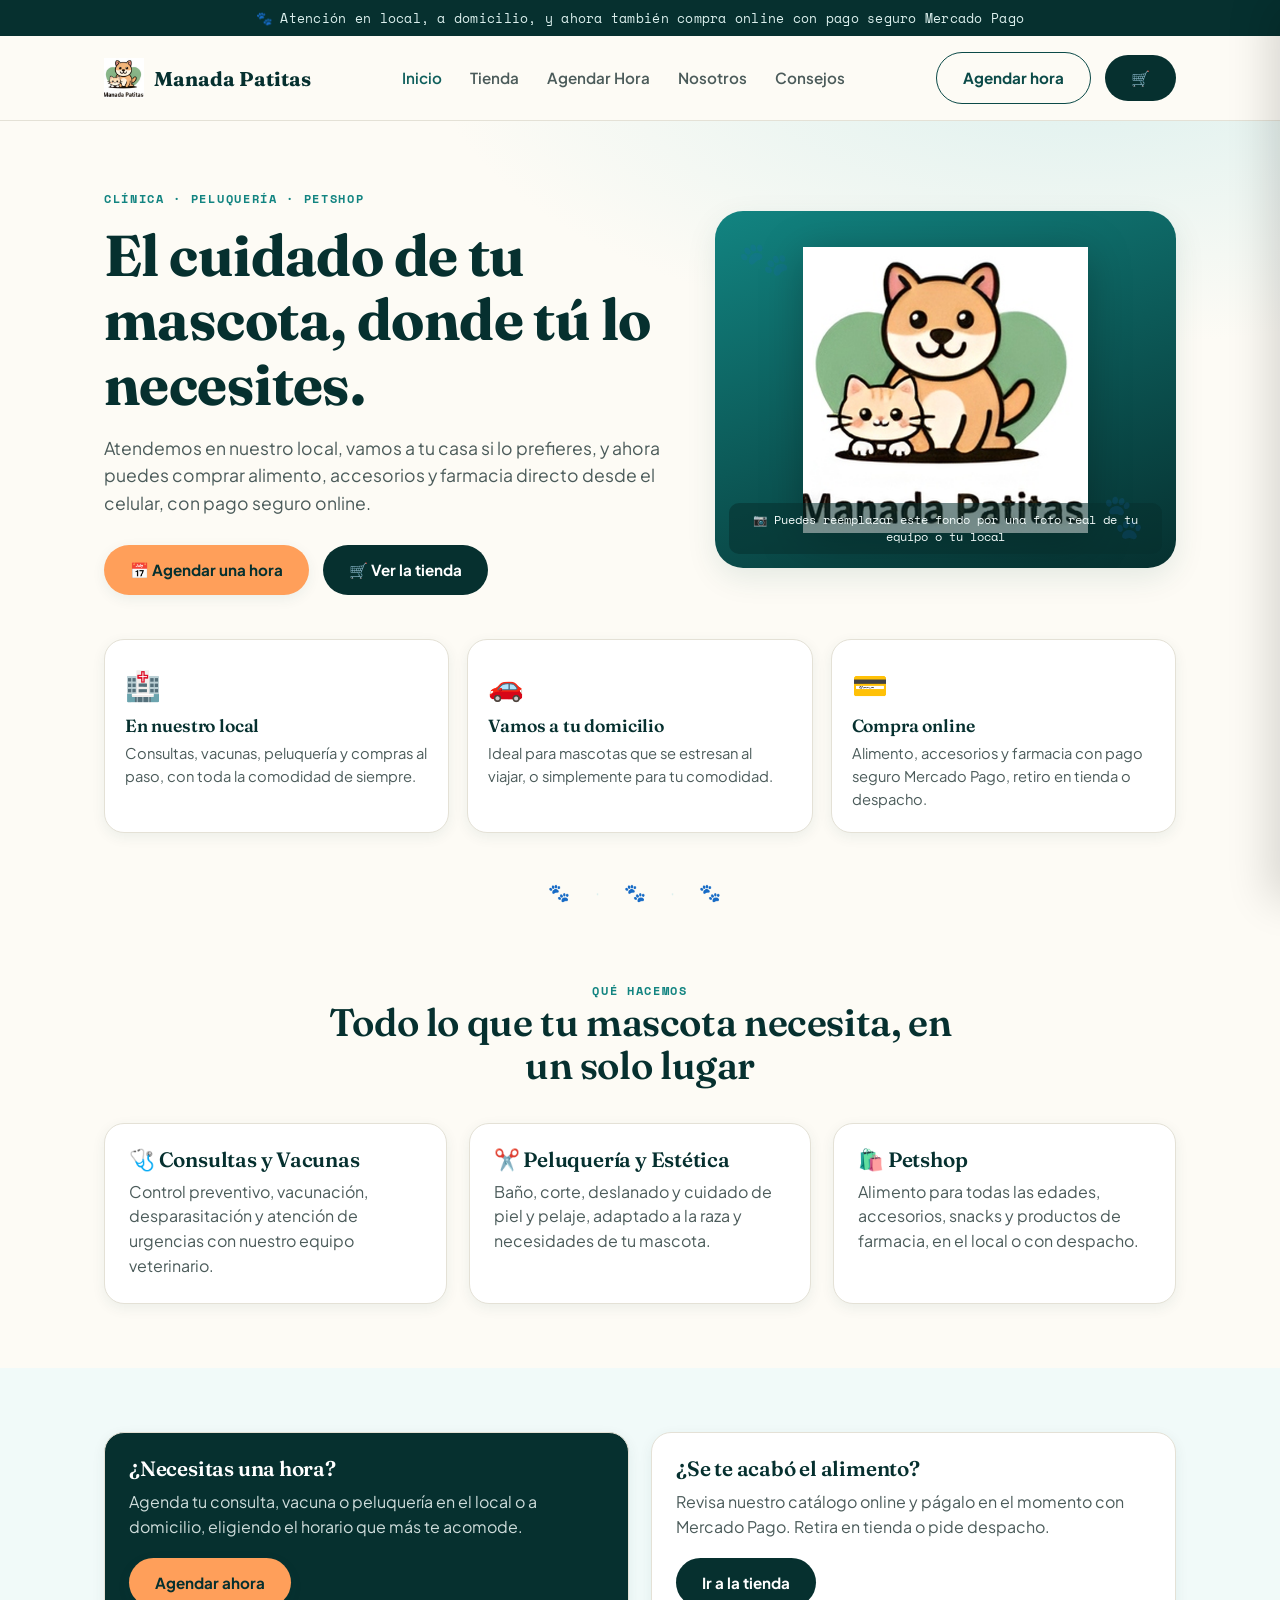
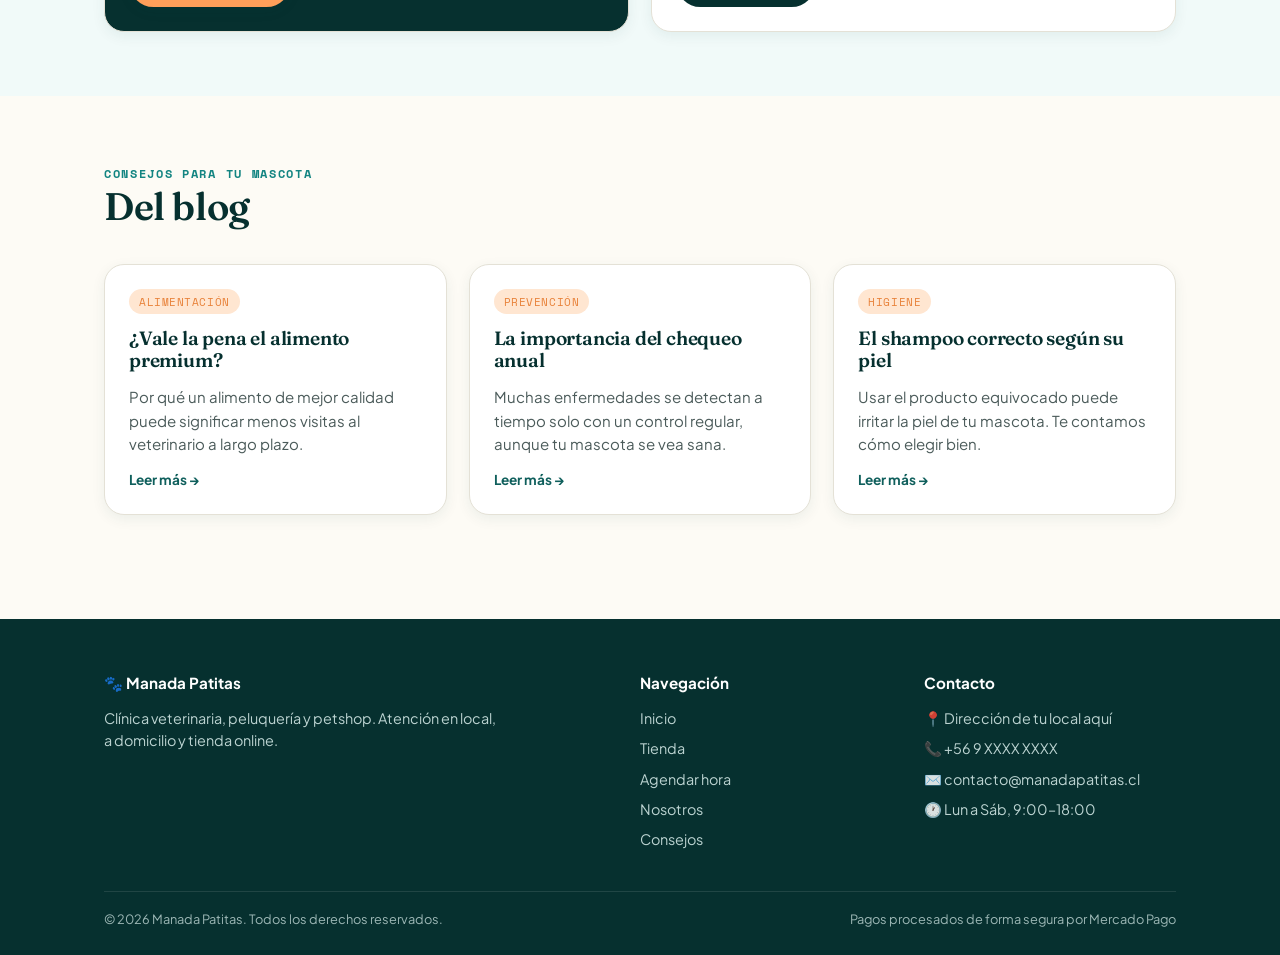
<file: tienda/index.html>
<!DOCTYPE html>
<html lang="es">
<head>
<meta charset="UTF-8">
<meta name="viewport" content="width=device-width, initial-scale=1.0">
<meta name="color-scheme" content="light">
<title>Manada Patitas — Veterinaria, Peluquería y Petshop</title>
<meta name="description" content="Clínica veterinaria, peluquería canina/felina y petshop. Atención en local, visitas a domicilio y tienda online con despacho.">
<link rel="icon" href="../favicon.jpg">
<link rel="stylesheet" href="estilos-tienda.css">
</head>
<body>

  <div class="barra-anuncio">🐾 Atención en local, a domicilio, y ahora también compra online con pago seguro Mercado Pago</div>

  <nav class="nav-principal">
    <div class="nav-interior">
      <a href="index.html" class="marca"><img src="../icon-512x512.png" alt="Manada Patitas" class="logo-nav"> Manada Patitas</a>
      <div class="nav-links" id="nav-links">
        <a href="index.html" class="activo">Inicio</a>
        <a href="tienda.html">Tienda</a>
        <a href="agenda.html">Agendar Hora</a>
        <a href="nosotros.html">Nosotros</a>
        <a href="blog.html">Consejos</a>
      </div>
      <div class="nav-cta">
        <a href="agenda.html" class="btn btn-fantasma nav-cta-agenda">Agendar hora</a>
        <button id="btn-abrir-carrito" class="btn btn-secundario">🛒 <span id="badge-carrito" class="badge-cantidad oculto">0</span></button>
        <button class="nav-toggle" id="nav-toggle">☰</button>
      </div>
    </div>
  </nav>

  <!-- HERO -->
  <section class="hero">
    <div class="contenedor">
      <div class="hero-grid">
        <div>
          <span class="eyebrow">Clínica · Peluquería · Petshop</span>
          <h1>El cuidado de tu mascota, donde tú lo necesites.</h1>
          <p class="lead">Atendemos en nuestro local, vamos a tu casa si lo prefieres, y ahora puedes comprar alimento, accesorios y farmacia directo desde el celular, con pago seguro online.</p>
          <div class="hero-acciones">
            <a href="agenda.html" class="btn btn-primario">📅 Agendar una hora</a>
            <a href="tienda.html" class="btn btn-secundario">🛒 Ver la tienda</a>
          </div>
        </div>
        <div class="hero-ilustracion">
          <img src="../icon-512x512.png" alt="Manada Patitas" style="width:62%; filter: drop-shadow(0 8px 20px rgba(0,0,0,0.25));">
          <div class="placeholder-nota">📷 Puedes reemplazar este fondo por una foto real de tu equipo o tu local</div>
        </div>
      </div>

      <div class="triptico">
        <div class="triptico-item">
          <div class="icono">🏥</div>
          <h3>En nuestro local</h3>
          <p>Consultas, vacunas, peluquería y compras al paso, con toda la comodidad de siempre.</p>
        </div>
        <div class="triptico-item">
          <div class="icono">🚗</div>
          <h3>Vamos a tu domicilio</h3>
          <p>Ideal para mascotas que se estresan al viajar, o simplemente para tu comodidad.</p>
        </div>
        <div class="triptico-item">
          <div class="icono">💳</div>
          <h3>Compra online</h3>
          <p>Alimento, accesorios y farmacia con pago seguro Mercado Pago, retiro en tienda o despacho.</p>
        </div>
      </div>
    </div>
  </section>

  <div class="divisor-huellas">🐾 · 🐾 · 🐾</div>

  <!-- SERVICIOS DESTACADOS -->
  <section class="seccion">
    <div class="contenedor">
      <div class="seccion-cabecera centrada" style="margin-left:auto; margin-right:auto;">
        <span class="eyebrow">Qué hacemos</span>
        <h2>Todo lo que tu mascota necesita, en un solo lugar</h2>
      </div>
      <div class="grid-3">
        <div class="tarjeta">
          <h3>🩺 Consultas y Vacunas</h3>
          <p style="color:var(--ink-soft); margin-top:8px;">Control preventivo, vacunación, desparasitación y atención de urgencias con nuestro equipo veterinario.</p>
        </div>
        <div class="tarjeta">
          <h3>✂️ Peluquería y Estética</h3>
          <p style="color:var(--ink-soft); margin-top:8px;">Baño, corte, deslanado y cuidado de piel y pelaje, adaptado a la raza y necesidades de tu mascota.</p>
        </div>
        <div class="tarjeta">
          <h3>🛍️ Petshop</h3>
          <p style="color:var(--ink-soft); margin-top:8px;">Alimento para todas las edades, accesorios, snacks y productos de farmacia, en el local o con despacho.</p>
        </div>
      </div>
    </div>
  </section>

  <!-- CTA DOBLE -->
  <section class="seccion seccion-alt">
    <div class="contenedor grid-2">
      <div class="tarjeta" style="background:var(--teal-950); color:var(--teal-050);">
        <h3 style="color:var(--white);">¿Necesitas una hora?</h3>
        <p style="opacity:0.85; margin:10px 0 18px;">Agenda tu consulta, vacuna o peluquería en el local o a domicilio, eligiendo el horario que más te acomode.</p>
        <a href="agenda.html" class="btn btn-primario">Agendar ahora</a>
      </div>
      <div class="tarjeta">
        <h3>¿Se te acabó el alimento?</h3>
        <p style="color:var(--ink-soft); margin:10px 0 18px;">Revisa nuestro catálogo online y págalo en el momento con Mercado Pago. Retira en tienda o pide despacho.</p>
        <a href="tienda.html" class="btn btn-secundario">Ir a la tienda</a>
      </div>
    </div>
  </section>

  <!-- MINI BLOG PREVIEW -->
  <section class="seccion">
    <div class="contenedor">
      <div class="seccion-cabecera">
        <span class="eyebrow">Consejos para tu mascota</span>
        <h2>Del blog</h2>
      </div>
      <div class="grid-3">
        <div class="articulo-card tarjeta">
          <span class="categoria-tag">Alimentación</span>
          <h3>¿Vale la pena el alimento premium?</h3>
          <p>Por qué un alimento de mejor calidad puede significar menos visitas al veterinario a largo plazo.</p>
          <a href="blog.html#alimentacion" class="fuente-link">Leer más →</a>
        </div>
        <div class="articulo-card tarjeta">
          <span class="categoria-tag">Prevención</span>
          <h3>La importancia del chequeo anual</h3>
          <p>Muchas enfermedades se detectan a tiempo solo con un control regular, aunque tu mascota se vea sana.</p>
          <a href="blog.html#chequeos" class="fuente-link">Leer más →</a>
        </div>
        <div class="articulo-card tarjeta">
          <span class="categoria-tag">Higiene</span>
          <h3>El shampoo correcto según su piel</h3>
          <p>Usar el producto equivocado puede irritar la piel de tu mascota. Te contamos cómo elegir bien.</p>
          <a href="blog.html#shampoo" class="fuente-link">Leer más →</a>
        </div>
      </div>
    </div>
  </section>

  <div id="footer-placeholder"></div>

  <!-- CARRITO LATERAL -->
  <div class="overlay-carrito" id="overlay-carrito"></div>
  <div class="panel-carrito" id="panel-carrito">
    <div class="carrito-cabecera">
      <h3>Tu carrito</h3>
      <button id="btn-cerrar-carrito" class="btn btn-fantasma" style="padding:8px 14px;">✕</button>
    </div>
    <div class="carrito-items" id="carrito-items-lista"></div>
    <div class="carrito-footer">
      <div class="carrito-total-row"><span>Total</span><span id="carrito-total" class="dato-mono">$0</span></div>
      <a href="tienda.html#checkout" class="btn btn-primario btn-block" id="btn-ir-a-pagar">Ir a pagar</a>
    </div>
  </div>

  <script src="tienda.js"></script>
  <script src="componentes.js"></script>
</body>
</html>
</file>
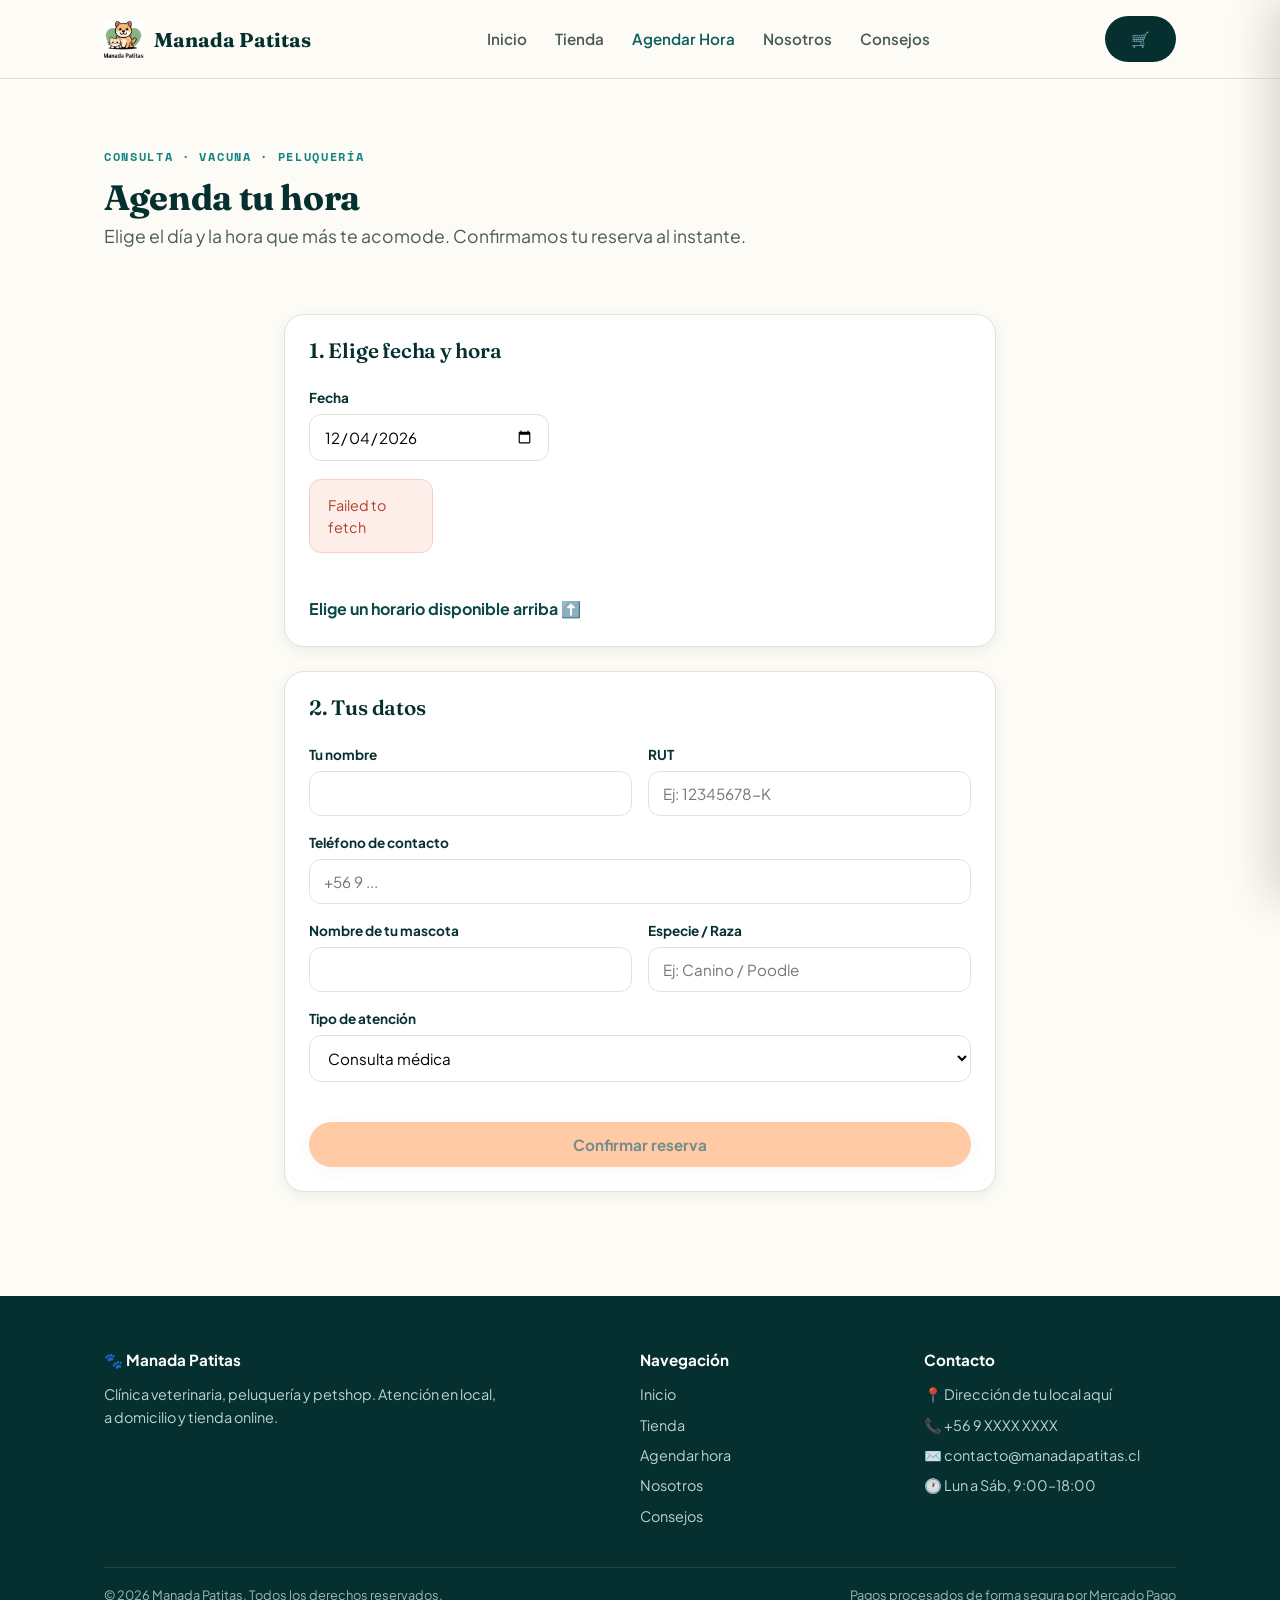
<file: tienda/agenda.html>
<!DOCTYPE html>
<html lang="es">
<head>
<meta charset="UTF-8">
<meta name="viewport" content="width=device-width, initial-scale=1.0">
<meta name="color-scheme" content="light">
<title>Agendar Hora — Manada Patitas</title>
<link rel="icon" href="../favicon.jpg">
<link rel="stylesheet" href="estilos-tienda.css">
</head>
<body>

  <nav class="nav-principal">
    <div class="nav-interior">
      <a href="index.html" class="marca"><img src="../icon-512x512.png" alt="Manada Patitas" class="logo-nav"> Manada Patitas</a>
      <div class="nav-links" id="nav-links">
        <a href="index.html">Inicio</a>
        <a href="tienda.html">Tienda</a>
        <a href="agenda.html" class="activo">Agendar Hora</a>
        <a href="nosotros.html">Nosotros</a>
        <a href="blog.html">Consejos</a>
      </div>
      <div class="nav-cta">
        <button id="btn-abrir-carrito" class="btn btn-secundario">🛒 <span id="badge-carrito" class="badge-cantidad oculto">0</span></button>
        <button class="nav-toggle" id="nav-toggle">☰</button>
      </div>
    </div>
  </nav>

  <section class="seccion" style="padding-bottom:0;">
    <div class="contenedor">
      <span class="eyebrow">Consulta · Vacuna · Peluquería</span>
      <h1 style="font-size:2.2rem; margin:10px 0 6px;">Agenda tu hora</h1>
      <p class="lead">Elige el día y la hora que más te acomode. Confirmamos tu reserva al instante.</p>
    </div>
  </section>

  <section class="seccion" style="max-width:760px; margin:0 auto;">
    <div class="contenedor">

      <div id="formulario-reserva-contenedor">
        <div class="tarjeta">
          <h3>1. Elige fecha y hora</h3>
          <div class="campo mt-24" style="max-width:240px;">
            <label for="agenda-fecha-publica">Fecha</label>
            <input type="date" id="agenda-fecha-publica">
          </div>
          <div class="horarios-grid-publico" id="horarios-grid-publico"></div>
          <p id="resumen-hora-seleccionada" style="font-weight:700; color:var(--teal-800);">Elige un horario disponible arriba ⬆️</p>
        </div>

        <form id="formulario-reserva" class="tarjeta mt-24">
          <h3>2. Tus datos</h3>
          <div class="form-grid-2 mt-24">
            <div class="campo">
              <label for="reserva-nombre">Tu nombre</label>
              <input type="text" id="reserva-nombre" required>
            </div>
            <div class="campo">
              <label for="reserva-rut">RUT</label>
              <input type="text" id="reserva-rut" placeholder="Ej: 12345678-K" required>
            </div>
          </div>
          <div class="campo">
            <label for="reserva-telefono">Teléfono de contacto</label>
            <input type="tel" id="reserva-telefono" placeholder="+56 9 ..." required>
          </div>
          <div class="form-grid-2">
            <div class="campo">
              <label for="reserva-mascota">Nombre de tu mascota</label>
              <input type="text" id="reserva-mascota" required>
            </div>
            <div class="campo">
              <label for="reserva-raza">Especie / Raza</label>
              <input type="text" id="reserva-raza" placeholder="Ej: Canino / Poodle">
            </div>
          </div>
          <div class="campo">
            <label for="reserva-servicio">Tipo de atención</label>
            <select id="reserva-servicio">
              <option value="Consulta Médica">Consulta médica</option>
              <option value="Vacunación / Desparasitación">Vacunación / Desparasitación</option>
              <option value="Peluquería / Baño">Peluquería / Baño</option>
              <option value="Control">Control post-atención</option>
            </select>
          </div>
          <button type="submit" id="btn-confirmar-reserva" class="btn btn-primario btn-block mt-24" disabled>Confirmar reserva</button>
        </form>
      </div>

      <div id="confirmacion-reserva" class="tarjeta oculto centrado" style="padding:48px 24px;">
        <div style="font-size:3rem;">🎉</div>
        <h2 style="margin:14px 0 10px;">¡Reserva confirmada!</h2>
        <p id="mensaje-confirmacion-reserva" class="lead" style="margin:0 auto 20px;"></p>
        <a href="index.html" class="btn btn-secundario">Volver al inicio</a>
      </div>

    </div>
  </section>

  <div id="footer-placeholder"></div>

  <div class="overlay-carrito" id="overlay-carrito"></div>
  <div class="panel-carrito" id="panel-carrito">
    <div class="carrito-cabecera">
      <h3>Tu carrito</h3>
      <button id="btn-cerrar-carrito" class="btn btn-fantasma" style="padding:8px 14px;">✕</button>
    </div>
    <div class="carrito-items" id="carrito-items-lista"></div>
    <div class="carrito-footer">
      <div class="carrito-total-row"><span>Total</span><span id="carrito-total" class="dato-mono">$0</span></div>
      <a href="tienda.html#checkout" class="btn btn-primario btn-block" id="btn-ir-a-pagar">Ir a pagar</a>
    </div>
  </div>

  <script src="tienda.js"></script>
  <script src="componentes.js"></script>
</body>
</html>
</file>
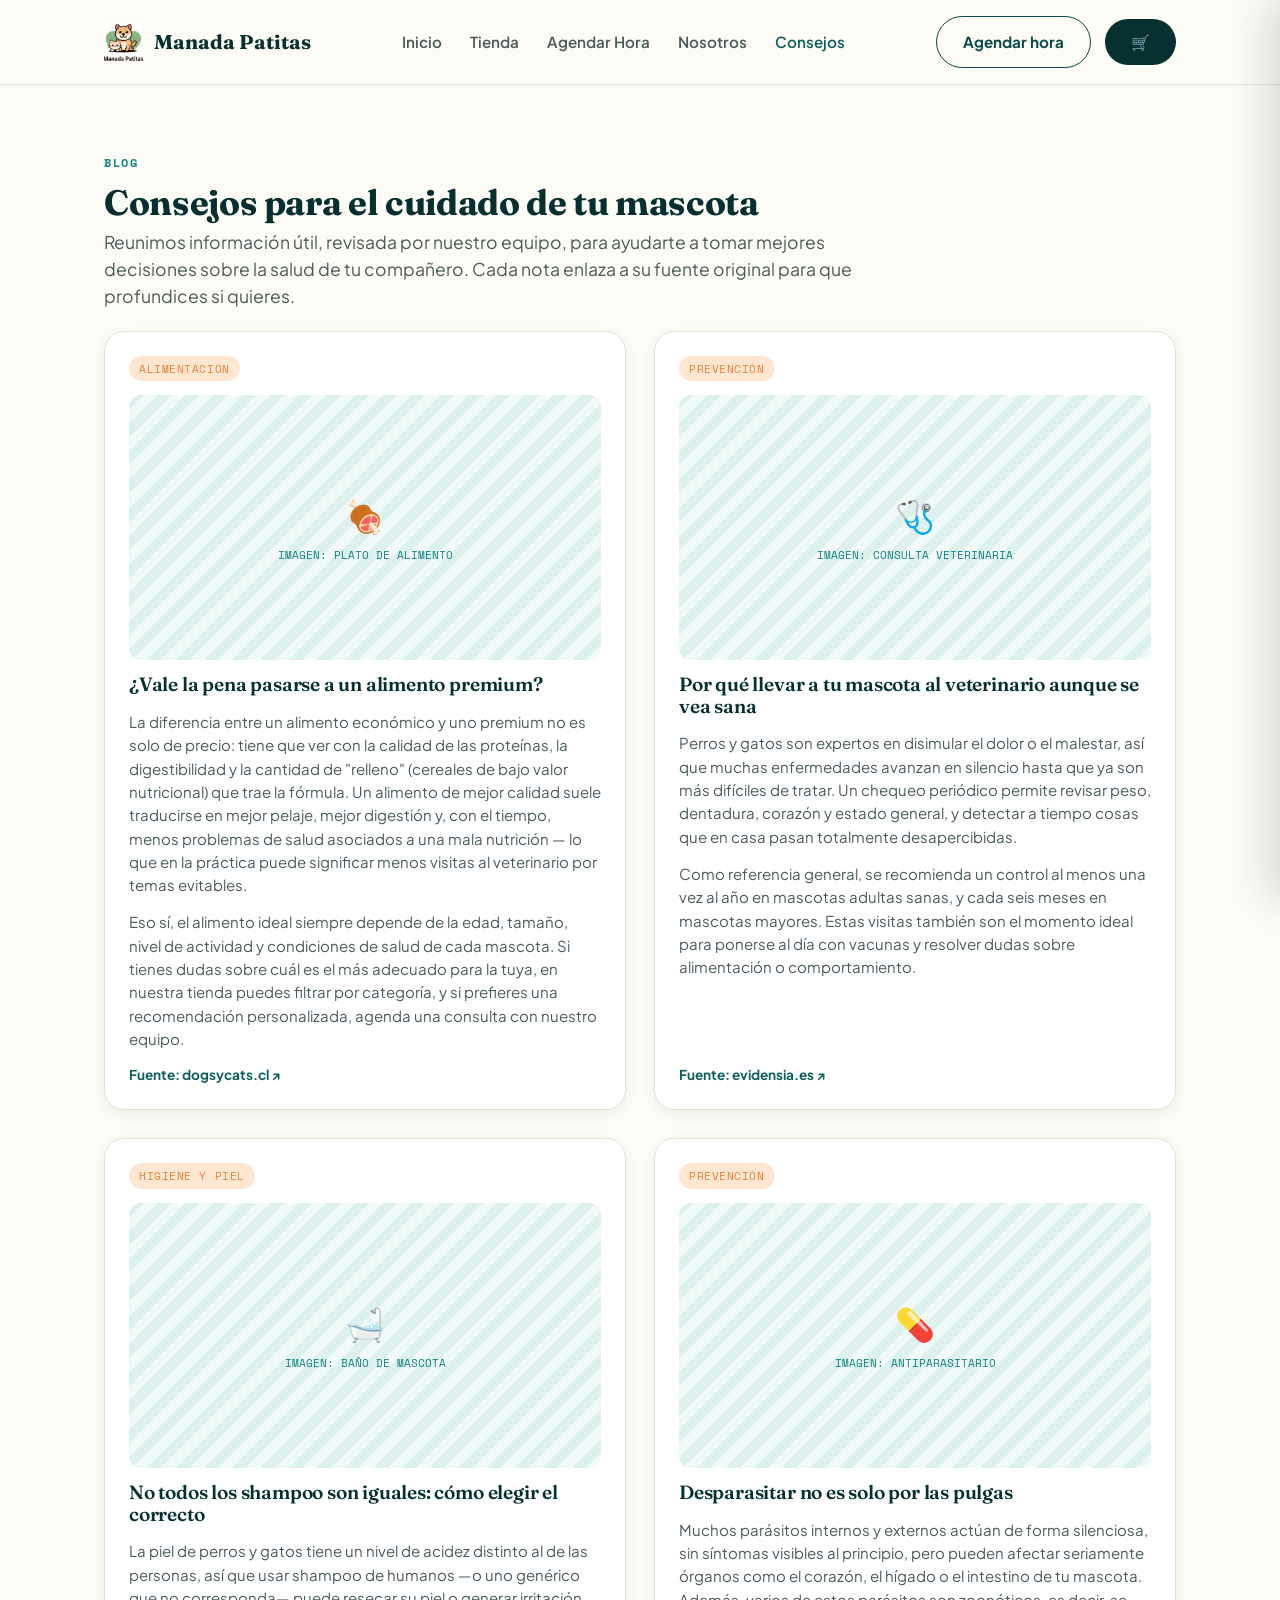
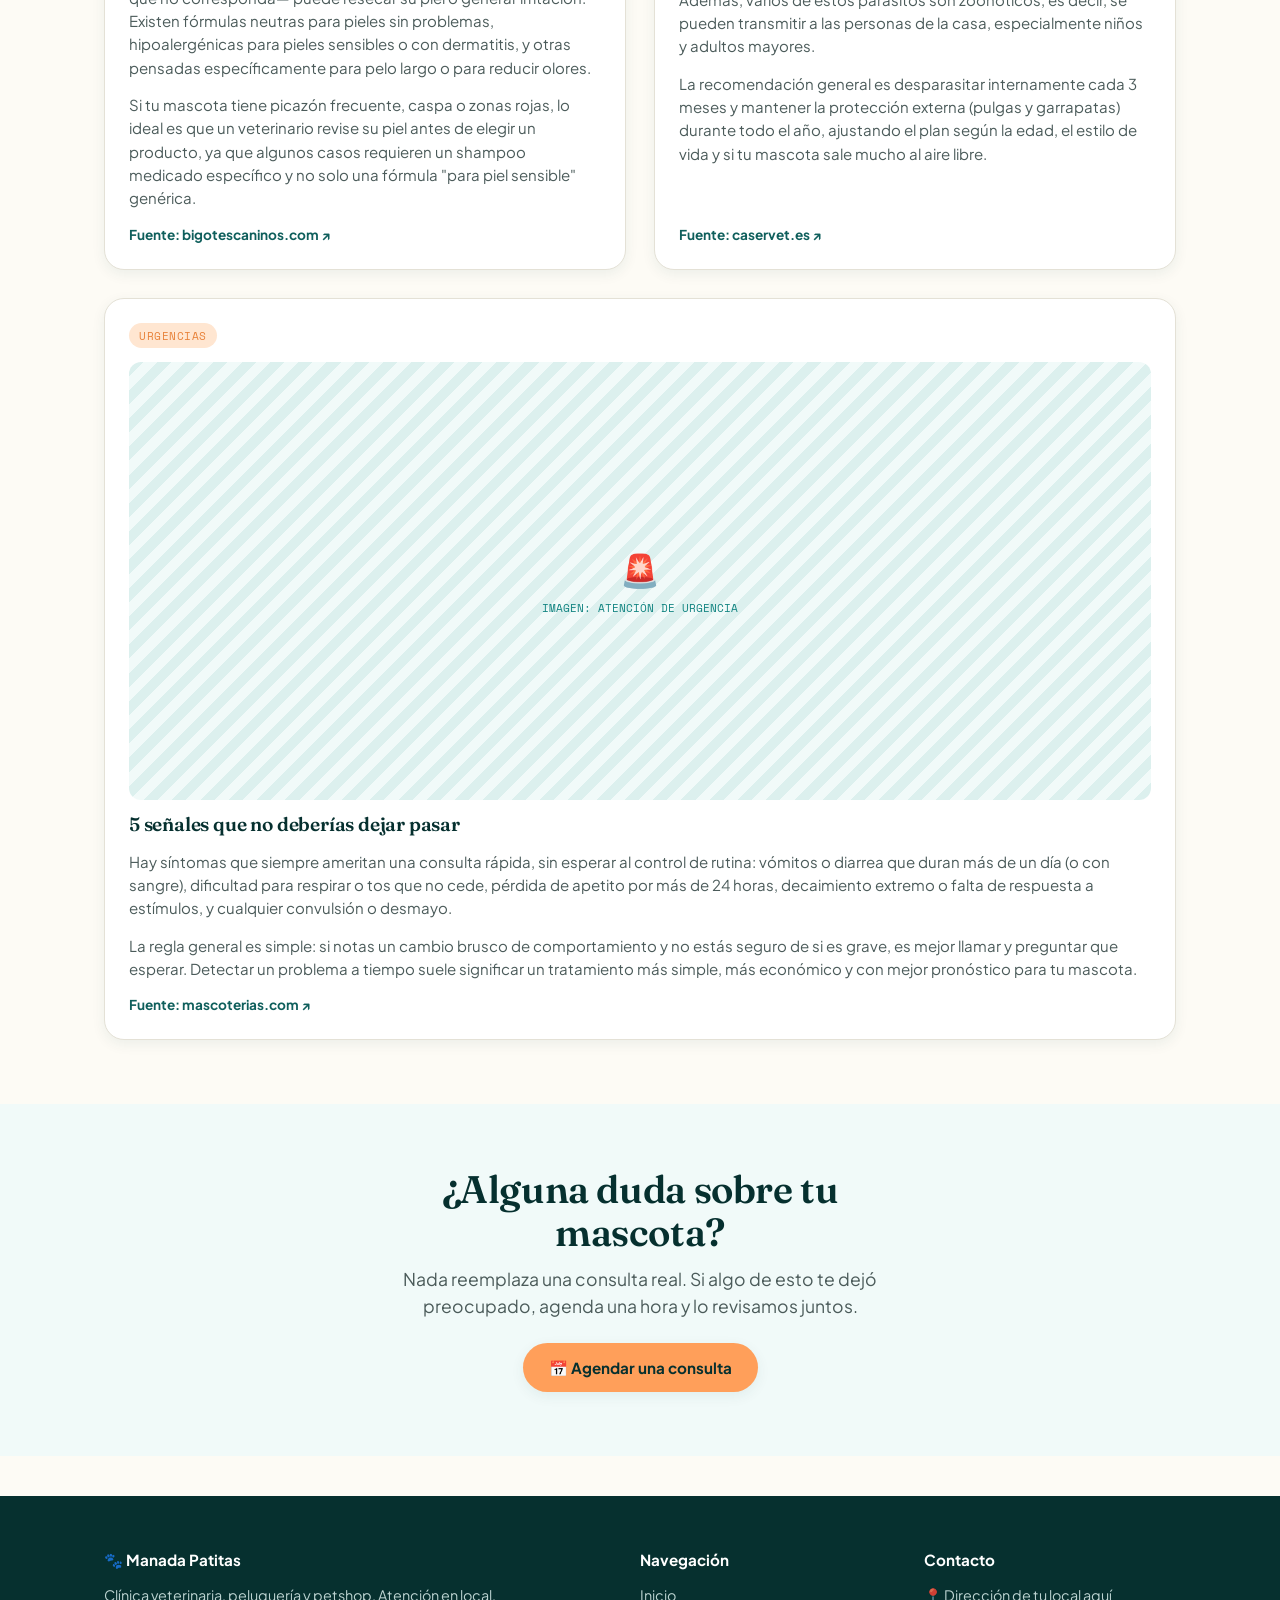
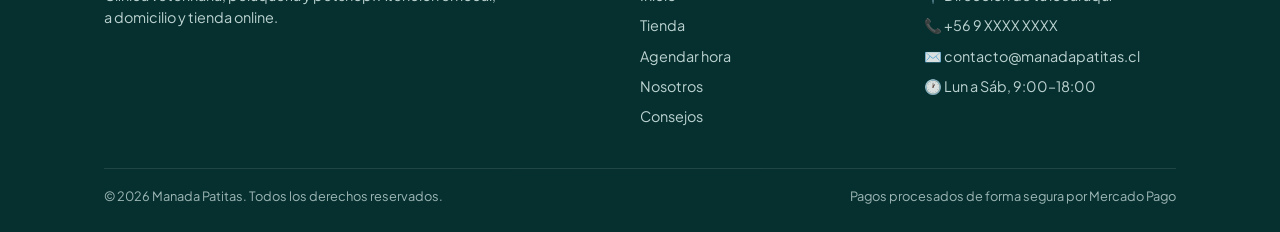
<file: tienda/blog.html>
<!DOCTYPE html>
<html lang="es">
<head>
<meta charset="UTF-8">
<meta name="viewport" content="width=device-width, initial-scale=1.0">
<meta name="color-scheme" content="light">
<title>Consejos para tu mascota — Manada Patitas</title>
<link rel="icon" href="../favicon.jpg">
<link rel="stylesheet" href="estilos-tienda.css">
</head>
<body>

  <nav class="nav-principal">
    <div class="nav-interior">
      <a href="index.html" class="marca"><img src="../icon-512x512.png" alt="Manada Patitas" class="logo-nav"> Manada Patitas</a>
      <div class="nav-links" id="nav-links">
        <a href="index.html">Inicio</a>
        <a href="tienda.html">Tienda</a>
        <a href="agenda.html">Agendar Hora</a>
        <a href="nosotros.html">Nosotros</a>
        <a href="blog.html" class="activo">Consejos</a>
      </div>
      <div class="nav-cta">
        <a href="agenda.html" class="btn btn-fantasma nav-cta-agenda">Agendar hora</a>
        <button id="btn-abrir-carrito" class="btn btn-secundario">🛒 <span id="badge-carrito" class="badge-cantidad oculto">0</span></button>
        <button class="nav-toggle" id="nav-toggle">☰</button>
      </div>
    </div>
  </nav>

  <section class="seccion" style="padding-bottom:20px;">
    <div class="contenedor">
      <span class="eyebrow">Blog</span>
      <h1 style="font-size:2.2rem; margin:10px 0 6px;">Consejos para el cuidado de tu mascota</h1>
      <p class="lead">Reunimos información útil, revisada por nuestro equipo, para ayudarte a tomar mejores decisiones sobre la salud de tu compañero. Cada nota enlaza a su fuente original para que profundices si quieres.</p>
    </div>
  </section>

  <section class="seccion" style="padding-top:0;">
    <div class="contenedor">
      <div class="grid-2" style="gap:28px;">

        <article class="articulo-card tarjeta" id="alimentacion">
          <span class="categoria-tag">Alimentación</span>
          <div class="foto-placeholder" style="aspect-ratio:16/9;"><span class="icono">🍖</span><small>IMAGEN: PLATO DE ALIMENTO</small></div>
          <h3>¿Vale la pena pasarse a un alimento premium?</h3>
          <p>
            La diferencia entre un alimento económico y uno premium no es solo de precio: tiene que ver con la calidad de las proteínas, la digestibilidad y la cantidad de "relleno" (cereales de bajo valor nutricional) que trae la fórmula. Un alimento de mejor calidad suele traducirse en mejor pelaje, mejor digestión y, con el tiempo, menos problemas de salud asociados a una mala nutrición — lo que en la práctica puede significar menos visitas al veterinario por temas evitables.
          </p>
          <p>
            Eso sí, el alimento ideal siempre depende de la edad, tamaño, nivel de actividad y condiciones de salud de cada mascota. Si tienes dudas sobre cuál es el más adecuado para la tuya, en nuestra tienda puedes filtrar por categoría, y si prefieres una recomendación personalizada, agenda una consulta con nuestro equipo.
          </p>
          <a href="https://dogsycats.cl/blog/alimentos-premium-vs-super-premium-para-perros-y-gatos/" target="_blank" rel="noopener noreferrer" class="fuente-link">Fuente: dogsycats.cl ↗</a>
        </article>

        <article class="articulo-card tarjeta" id="chequeos">
          <span class="categoria-tag">Prevención</span>
          <div class="foto-placeholder" style="aspect-ratio:16/9;"><span class="icono">🩺</span><small>IMAGEN: CONSULTA VETERINARIA</small></div>
          <h3>Por qué llevar a tu mascota al veterinario aunque se vea sana</h3>
          <p>
            Perros y gatos son expertos en disimular el dolor o el malestar, así que muchas enfermedades avanzan en silencio hasta que ya son más difíciles de tratar. Un chequeo periódico permite revisar peso, dentadura, corazón y estado general, y detectar a tiempo cosas que en casa pasan totalmente desapercibidas.
          </p>
          <p>
            Como referencia general, se recomienda un control al menos una vez al año en mascotas adultas sanas, y cada seis meses en mascotas mayores. Estas visitas también son el momento ideal para ponerse al día con vacunas y resolver dudas sobre alimentación o comportamiento.
          </p>
          <a href="https://evidensia.es/blog-veterinario/la-importancia-de-las-visitas-regulares-al-veterinario/" target="_blank" rel="noopener noreferrer" class="fuente-link">Fuente: evidensia.es ↗</a>
        </article>

        <article class="articulo-card tarjeta" id="shampoo">
          <span class="categoria-tag">Higiene y piel</span>
          <div class="foto-placeholder" style="aspect-ratio:16/9;"><span class="icono">🛁</span><small>IMAGEN: BAÑO DE MASCOTA</small></div>
          <h3>No todos los shampoo son iguales: cómo elegir el correcto</h3>
          <p>
            La piel de perros y gatos tiene un nivel de acidez distinto al de las personas, así que usar shampoo de humanos —o uno genérico que no corresponda— puede resecar su piel o generar irritación. Existen fórmulas neutras para pieles sin problemas, hipoalergénicas para pieles sensibles o con dermatitis, y otras pensadas específicamente para pelo largo o para reducir olores.
          </p>
          <p>
            Si tu mascota tiene picazón frecuente, caspa o zonas rojas, lo ideal es que un veterinario revise su piel antes de elegir un producto, ya que algunos casos requieren un shampoo medicado específico y no solo una fórmula "para piel sensible" genérica.
          </p>
          <a href="https://bigotescaninos.com/salud/shampoo-para-perros/" target="_blank" rel="noopener noreferrer" class="fuente-link">Fuente: bigotescaninos.com ↗</a>
        </article>

        <article class="articulo-card tarjeta" id="desparasitacion">
          <span class="categoria-tag">Prevención</span>
          <div class="foto-placeholder" style="aspect-ratio:16/9;"><span class="icono">💊</span><small>IMAGEN: ANTIPARASITARIO</small></div>
          <h3>Desparasitar no es solo por las pulgas</h3>
          <p>
            Muchos parásitos internos y externos actúan de forma silenciosa, sin síntomas visibles al principio, pero pueden afectar seriamente órganos como el corazón, el hígado o el intestino de tu mascota. Además, varios de estos parásitos son zoonóticos, es decir, se pueden transmitir a las personas de la casa, especialmente niños y adultos mayores.
          </p>
          <p>
            La recomendación general es desparasitar internamente cada 3 meses y mantener la protección externa (pulgas y garrapatas) durante todo el año, ajustando el plan según la edad, el estilo de vida y si tu mascota sale mucho al aire libre.
          </p>
          <a href="https://caservet.es/desparasitacion-en-perros-y-gatos-guia-veterinaria-completa-para-proteger-su-salud/" target="_blank" rel="noopener noreferrer" class="fuente-link">Fuente: caservet.es ↗</a>
        </article>

        <article class="articulo-card tarjeta" id="alerta" style="grid-column: span 2;">
          <span class="categoria-tag">Urgencias</span>
          <div class="foto-placeholder" style="aspect-ratio:21/9;"><span class="icono">🚨</span><small>IMAGEN: ATENCIÓN DE URGENCIA</small></div>
          <h3>5 señales que no deberías dejar pasar</h3>
          <p>
            Hay síntomas que siempre ameritan una consulta rápida, sin esperar al control de rutina: vómitos o diarrea que duran más de un día (o con sangre), dificultad para respirar o tos que no cede, pérdida de apetito por más de 24 horas, decaimiento extremo o falta de respuesta a estímulos, y cualquier convulsión o desmayo.
          </p>
          <p>
            La regla general es simple: si notas un cambio brusco de comportamiento y no estás seguro de si es grave, es mejor llamar y preguntar que esperar. Detectar un problema a tiempo suele significar un tratamiento más simple, más económico y con mejor pronóstico para tu mascota.
          </p>
          <a href="https://mascoterias.com/blog/senales-de-que-tu-mascota-esta-enferma-y-necesita-atencion-medica-veterinaria/" target="_blank" rel="noopener noreferrer" class="fuente-link">Fuente: mascoterias.com ↗</a>
        </article>

      </div>
    </div>
  </section>

  <section class="seccion seccion-alt">
    <div class="contenedor centrado" style="max-width:560px; margin:0 auto;">
      <h2>¿Alguna duda sobre tu mascota?</h2>
      <p class="lead" style="margin:12px auto 22px;">Nada reemplaza una consulta real. Si algo de esto te dejó preocupado, agenda una hora y lo revisamos juntos.</p>
      <a href="agenda.html" class="btn btn-primario">📅 Agendar una consulta</a>
    </div>
  </section>

  <div id="footer-placeholder"></div>

  <div class="overlay-carrito" id="overlay-carrito"></div>
  <div class="panel-carrito" id="panel-carrito">
    <div class="carrito-cabecera">
      <h3>Tu carrito</h3>
      <button id="btn-cerrar-carrito" class="btn btn-fantasma" style="padding:8px 14px;">✕</button>
    </div>
    <div class="carrito-items" id="carrito-items-lista"></div>
    <div class="carrito-footer">
      <div class="carrito-total-row"><span>Total</span><span id="carrito-total" class="dato-mono">$0</span></div>
      <a href="tienda.html#checkout" class="btn btn-primario btn-block" id="btn-ir-a-pagar">Ir a pagar</a>
    </div>
  </div>

  <script src="tienda.js"></script>
  <script src="componentes.js"></script>
</body>
</html>
</file>
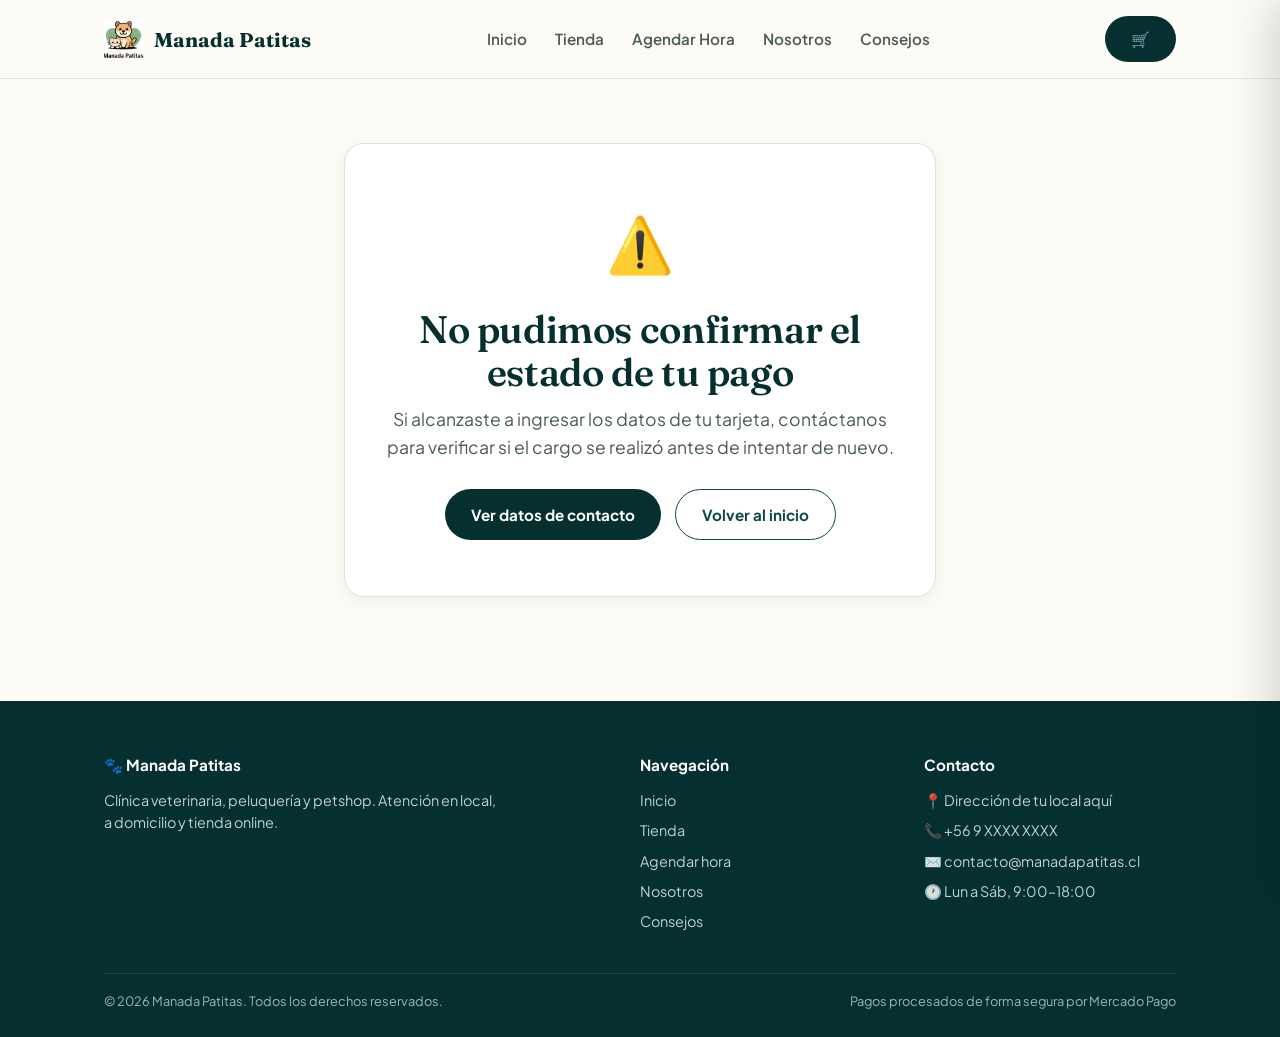
<file: tienda/gracias.html>
<!DOCTYPE html>
<html lang="es">
<head>
<meta charset="UTF-8">
<meta name="viewport" content="width=device-width, initial-scale=1.0">
<meta name="color-scheme" content="light">
<title>Gracias — Manada Patitas</title>
<link rel="icon" href="../favicon.jpg">
<link rel="stylesheet" href="estilos-tienda.css">
</head>
<body>

  <nav class="nav-principal">
    <div class="nav-interior">
      <a href="index.html" class="marca"><img src="../icon-512x512.png" alt="Manada Patitas" class="logo-nav"> Manada Patitas</a>
      <div class="nav-links" id="nav-links">
        <a href="index.html">Inicio</a>
        <a href="tienda.html">Tienda</a>
        <a href="agenda.html">Agendar Hora</a>
        <a href="nosotros.html">Nosotros</a>
        <a href="blog.html">Consejos</a>
      </div>
      <div class="nav-cta">
        <button id="btn-abrir-carrito" class="btn btn-secundario">🛒 <span id="badge-carrito" class="badge-cantidad oculto">0</span></button>
        <button class="nav-toggle" id="nav-toggle">☰</button>
      </div>
    </div>
  </nav>

  <section class="seccion" style="max-width:640px; margin:0 auto;">
    <div class="contenedor">
      <div class="tarjeta centrado" style="padding:56px 32px;" id="tarjeta-resultado">
        <div style="font-size:3.4rem;" id="icono-resultado">⏳</div>
        <h2 class="mt-24" id="titulo-resultado">Verificando tu pago...</h2>
        <p class="lead" style="margin:12px auto 24px;" id="mensaje-resultado">Un momento por favor.</p>
        <div id="acciones-resultado" class="hero-acciones" style="justify-content:center;"></div>
      </div>
    </div>
  </section>

  <div id="footer-placeholder"></div>

  <div class="overlay-carrito" id="overlay-carrito"></div>
  <div class="panel-carrito" id="panel-carrito">
    <div class="carrito-cabecera">
      <h3>Tu carrito</h3>
      <button id="btn-cerrar-carrito" class="btn btn-fantasma" style="padding:8px 14px;">✕</button>
    </div>
    <div class="carrito-items" id="carrito-items-lista"></div>
    <div class="carrito-footer">
      <div class="carrito-total-row"><span>Total</span><span id="carrito-total" class="dato-mono">$0</span></div>
      <a href="tienda.html#checkout" class="btn btn-primario btn-block" id="btn-ir-a-pagar">Ir a pagar</a>
    </div>
  </div>

  <script src="tienda.js"></script>
  <script src="componentes.js"></script>
  <script>
    document.addEventListener('DOMContentLoaded', () => {
      const params = new URLSearchParams(window.location.search);

      // Nuestras propias páginas de retorno (Webpay) usan "estado"/"pedido".
      // Mercado Pago, al volver, agrega sus propios parámetros: "status" o
      // "collection_status" (approved/pending/rejected/failure) y "payment_id".
      // Se reconocen ambos formatos para no depender de una sola pasarela.
      const estadoWebpay = params.get('estado');
      const estadoMP = params.get('status') || params.get('collection_status');
      const pedido = params.get('pedido') || params.get('payment_id') || params.get('external_reference');

      let estado = estadoWebpay;
      if (!estado && estadoMP) {
        if (estadoMP === 'approved') estado = 'exito';
        else if (estadoMP === 'pending' || estadoMP === 'in_process') estado = 'pendiente';
        else estado = 'rechazado';
      }

      const icono = document.getElementById('icono-resultado');
      const titulo = document.getElementById('titulo-resultado');
      const mensaje = document.getElementById('mensaje-resultado');
      const acciones = document.getElementById('acciones-resultado');

      if (estado === 'exito') {
        icono.innerText = '🎉';
        titulo.innerText = '¡Gracias por tu compra!';
        mensaje.innerText = pedido
          ? `Tu pedido #${pedido} fue confirmado y pagado con éxito. Te contactaremos para coordinar la entrega.`
          : 'Tu pago fue confirmado con éxito. Te contactaremos para coordinar la entrega.';
        acciones.innerHTML = `
          <a href="tienda.html" class="btn btn-secundario">Seguir comprando</a>
          <a href="index.html" class="btn btn-primario">Volver al inicio</a>
        `;
      } else if (estado === 'pendiente') {
        icono.innerText = '⏳';
        titulo.innerText = 'Tu pago está siendo procesado';
        mensaje.innerText = 'Apenas se confirme (puede tardar unos minutos), te contactaremos para coordinar la entrega. No es necesario que vuelvas a intentarlo.';
        acciones.innerHTML = `
          <a href="tienda.html" class="btn btn-secundario">Seguir comprando</a>
          <a href="index.html" class="btn btn-primario">Volver al inicio</a>
        `;
      } else if (estado === 'rechazado') {
        icono.innerText = '😕';
        titulo.innerText = 'El pago no se pudo completar';
        mensaje.innerText = 'Tu tarjeta fue rechazada o cancelaste el pago. No se realizó ningún cargo. Puedes intentarlo nuevamente.';
        acciones.innerHTML = `
          <a href="tienda.html#checkout" class="btn btn-primario">Intentar de nuevo</a>
          <a href="index.html" class="btn btn-fantasma">Volver al inicio</a>
        `;
      } else {
        icono.innerText = '⚠️';
        titulo.innerText = 'No pudimos confirmar el estado de tu pago';
        mensaje.innerText = 'Si alcanzaste a ingresar los datos de tu tarjeta, contáctanos para verificar si el cargo se realizó antes de intentar de nuevo.';
        acciones.innerHTML = `
          <a href="nosotros.html" class="btn btn-secundario">Ver datos de contacto</a>
          <a href="index.html" class="btn btn-fantasma">Volver al inicio</a>
        `;
      }
    });
  </script>
</body>
</html>
</file>
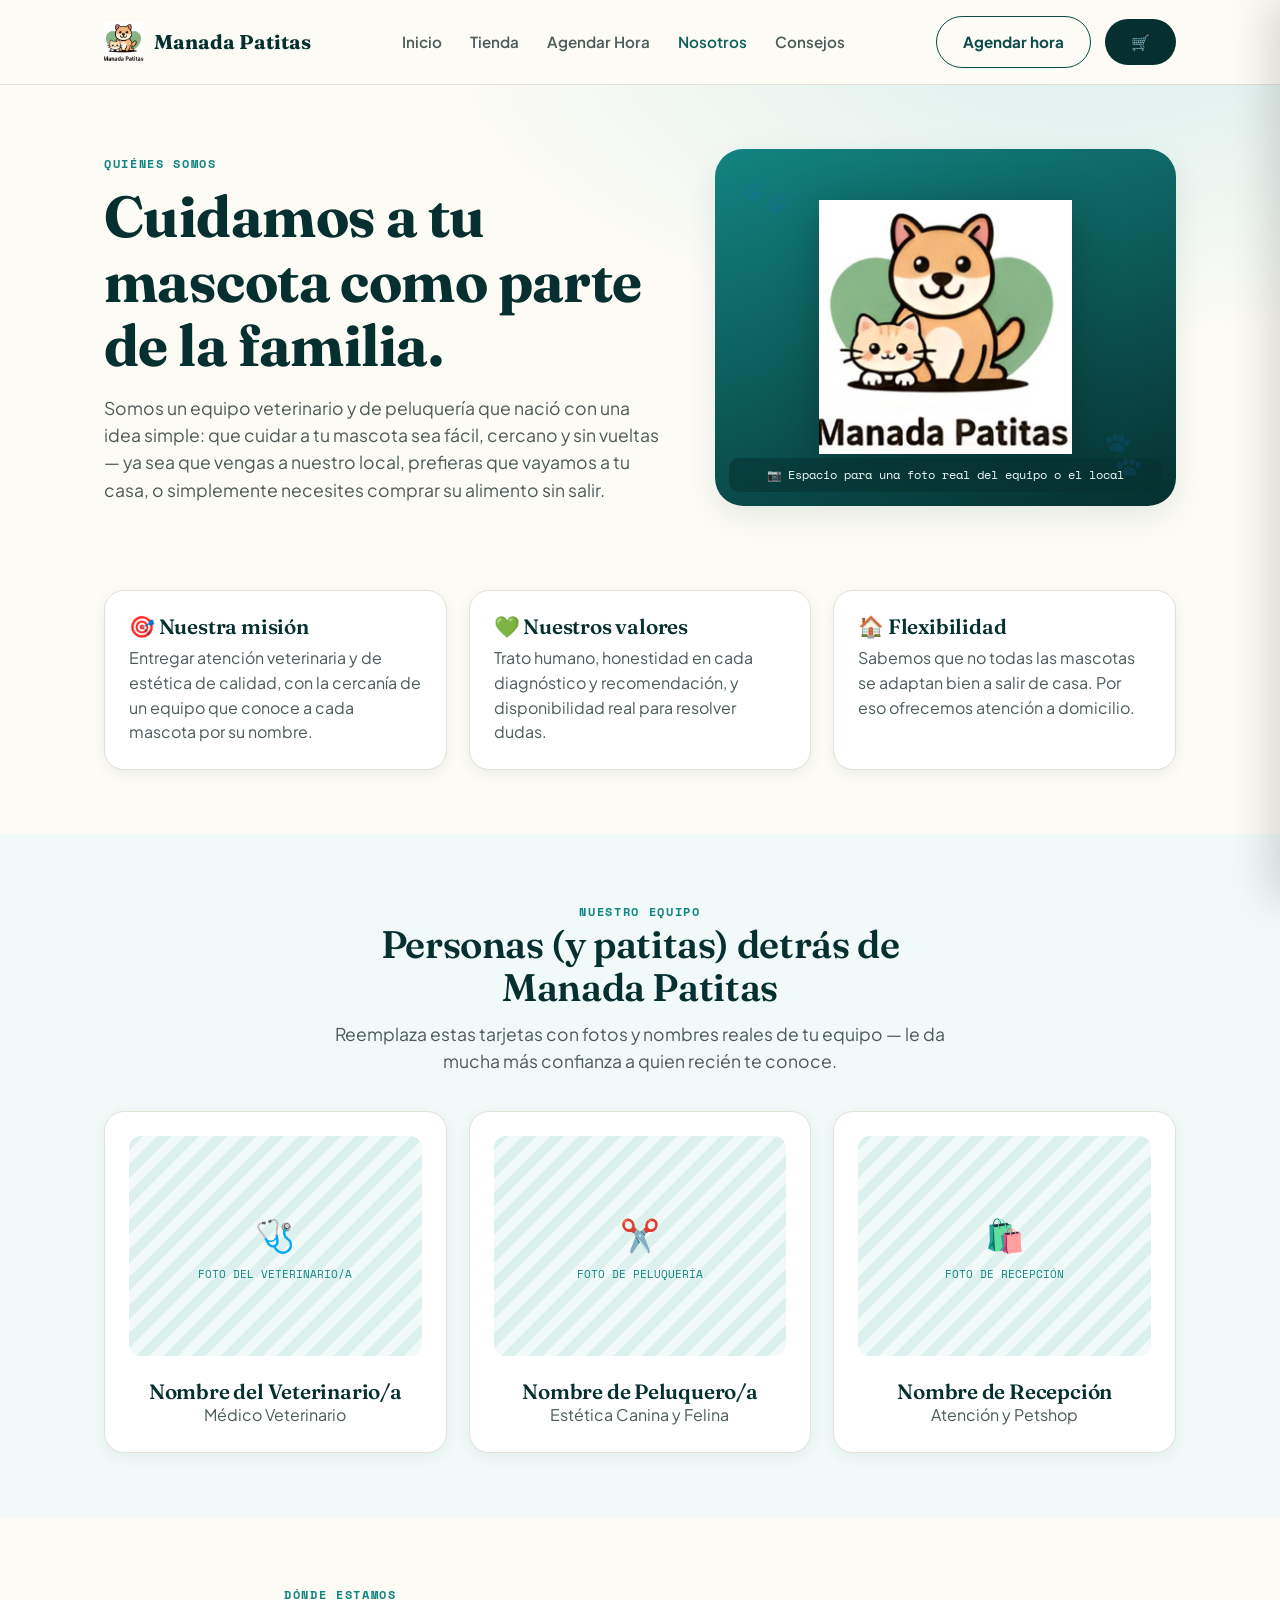
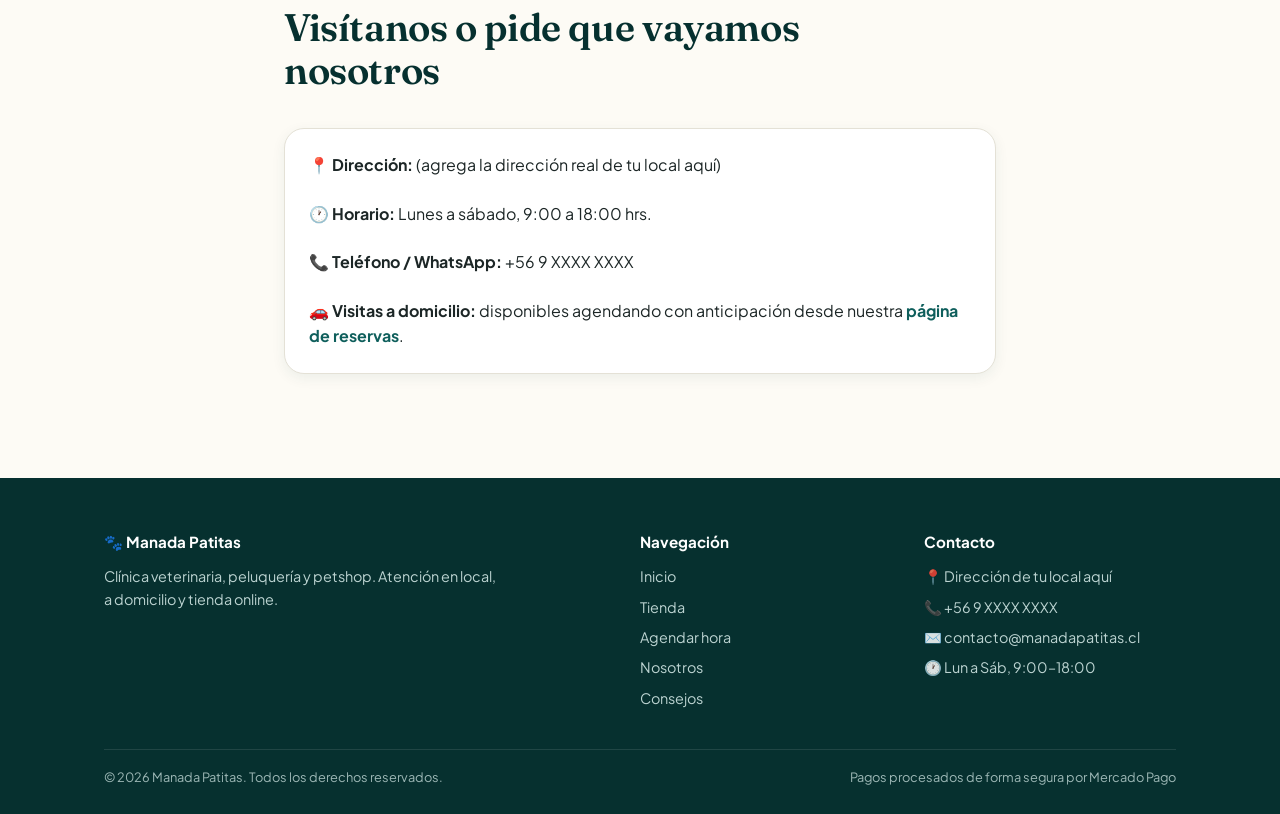
<file: tienda/nosotros.html>
<!DOCTYPE html>
<html lang="es">
<head>
<meta charset="UTF-8">
<meta name="viewport" content="width=device-width, initial-scale=1.0">
<meta name="color-scheme" content="light">
<title>Nosotros — Manada Patitas</title>
<link rel="icon" href="../favicon.jpg">
<link rel="stylesheet" href="estilos-tienda.css">
</head>
<body>

  <nav class="nav-principal">
    <div class="nav-interior">
      <a href="index.html" class="marca"><img src="../icon-512x512.png" alt="Manada Patitas" class="logo-nav"> Manada Patitas</a>
      <div class="nav-links" id="nav-links">
        <a href="index.html">Inicio</a>
        <a href="tienda.html">Tienda</a>
        <a href="agenda.html">Agendar Hora</a>
        <a href="nosotros.html" class="activo">Nosotros</a>
        <a href="blog.html">Consejos</a>
      </div>
      <div class="nav-cta">
        <a href="agenda.html" class="btn btn-fantasma nav-cta-agenda">Agendar hora</a>
        <button id="btn-abrir-carrito" class="btn btn-secundario">🛒 <span id="badge-carrito" class="badge-cantidad oculto">0</span></button>
        <button class="nav-toggle" id="nav-toggle">☰</button>
      </div>
    </div>
  </nav>

  <section class="hero" style="padding-bottom:20px;">
    <div class="contenedor hero-grid">
      <div>
        <span class="eyebrow">Quiénes somos</span>
        <h1 style="margin:10px 0 16px;">Cuidamos a tu mascota como parte de la familia.</h1>
        <p class="lead">Somos un equipo veterinario y de peluquería que nació con una idea simple: que cuidar a tu mascota sea fácil, cercano y sin vueltas — ya sea que vengas a nuestro local, prefieras que vayamos a tu casa, o simplemente necesites comprar su alimento sin salir.</p>
      </div>
      <div class="hero-ilustracion">
        <img src="../icon-512x512.png" alt="Manada Patitas" style="width:55%; filter: drop-shadow(0 8px 20px rgba(0,0,0,0.25));">
        <div class="placeholder-nota">📷 Espacio para una foto real del equipo o el local</div>
      </div>
    </div>
  </section>

  <section class="seccion">
    <div class="contenedor grid-3">
      <div class="tarjeta">
        <h3>🎯 Nuestra misión</h3>
        <p style="color:var(--ink-soft); margin-top:8px;">Entregar atención veterinaria y de estética de calidad, con la cercanía de un equipo que conoce a cada mascota por su nombre.</p>
      </div>
      <div class="tarjeta">
        <h3>💚 Nuestros valores</h3>
        <p style="color:var(--ink-soft); margin-top:8px;">Trato humano, honestidad en cada diagnóstico y recomendación, y disponibilidad real para resolver dudas.</p>
      </div>
      <div class="tarjeta">
        <h3>🏠 Flexibilidad</h3>
        <p style="color:var(--ink-soft); margin-top:8px;">Sabemos que no todas las mascotas se adaptan bien a salir de casa. Por eso ofrecemos atención a domicilio.</p>
      </div>
    </div>
  </section>

  <section class="seccion seccion-alt">
    <div class="contenedor">
      <div class="seccion-cabecera centrada" style="margin-left:auto; margin-right:auto;">
        <span class="eyebrow">Nuestro equipo</span>
        <h2>Personas (y patitas) detrás de Manada Patitas</h2>
        <p class="lead" style="margin:12px auto 0;">Reemplaza estas tarjetas con fotos y nombres reales de tu equipo — le da mucha más confianza a quien recién te conoce.</p>
      </div>
      <div class="grid-3">
        <div class="tarjeta centrado">
          <div class="foto-placeholder"><span class="icono">🩺</span><small>FOTO DEL VETERINARIO/A</small></div>
          <h3 class="mt-24">Nombre del Veterinario/a</h3>
          <p style="color:var(--ink-soft);">Médico Veterinario</p>
        </div>
        <div class="tarjeta centrado">
          <div class="foto-placeholder"><span class="icono">✂️</span><small>FOTO DE PELUQUERÍA</small></div>
          <h3 class="mt-24">Nombre de Peluquero/a</h3>
          <p style="color:var(--ink-soft);">Estética Canina y Felina</p>
        </div>
        <div class="tarjeta centrado">
          <div class="foto-placeholder"><span class="icono">🛍️</span><small>FOTO DE RECEPCIÓN</small></div>
          <h3 class="mt-24">Nombre de Recepción</h3>
          <p style="color:var(--ink-soft);">Atención y Petshop</p>
        </div>
      </div>
    </div>
  </section>

  <section class="seccion">
    <div class="contenedor" style="max-width:760px;">
      <div class="seccion-cabecera">
        <span class="eyebrow">Dónde estamos</span>
        <h2>Visítanos o pide que vayamos nosotros</h2>
      </div>
      <div class="tarjeta">
        <p><strong>📍 Dirección:</strong> (agrega la dirección real de tu local aquí)</p>
        <p class="mt-24"><strong>🕐 Horario:</strong> Lunes a sábado, 9:00 a 18:00 hrs.</p>
        <p class="mt-24"><strong>📞 Teléfono / WhatsApp:</strong> +56 9 XXXX XXXX</p>
        <p class="mt-24"><strong>🚗 Visitas a domicilio:</strong> disponibles agendando con anticipación desde nuestra <a href="agenda.html" style="color:var(--teal-700); font-weight:700;">página de reservas</a>.</p>
      </div>
    </div>
  </section>

  <div id="footer-placeholder"></div>

  <div class="overlay-carrito" id="overlay-carrito"></div>
  <div class="panel-carrito" id="panel-carrito">
    <div class="carrito-cabecera">
      <h3>Tu carrito</h3>
      <button id="btn-cerrar-carrito" class="btn btn-fantasma" style="padding:8px 14px;">✕</button>
    </div>
    <div class="carrito-items" id="carrito-items-lista"></div>
    <div class="carrito-footer">
      <div class="carrito-total-row"><span>Total</span><span id="carrito-total" class="dato-mono">$0</span></div>
      <a href="tienda.html#checkout" class="btn btn-primario btn-block" id="btn-ir-a-pagar">Ir a pagar</a>
    </div>
  </div>

  <script src="tienda.js"></script>
  <script src="componentes.js"></script>
</body>
</html>
</file>
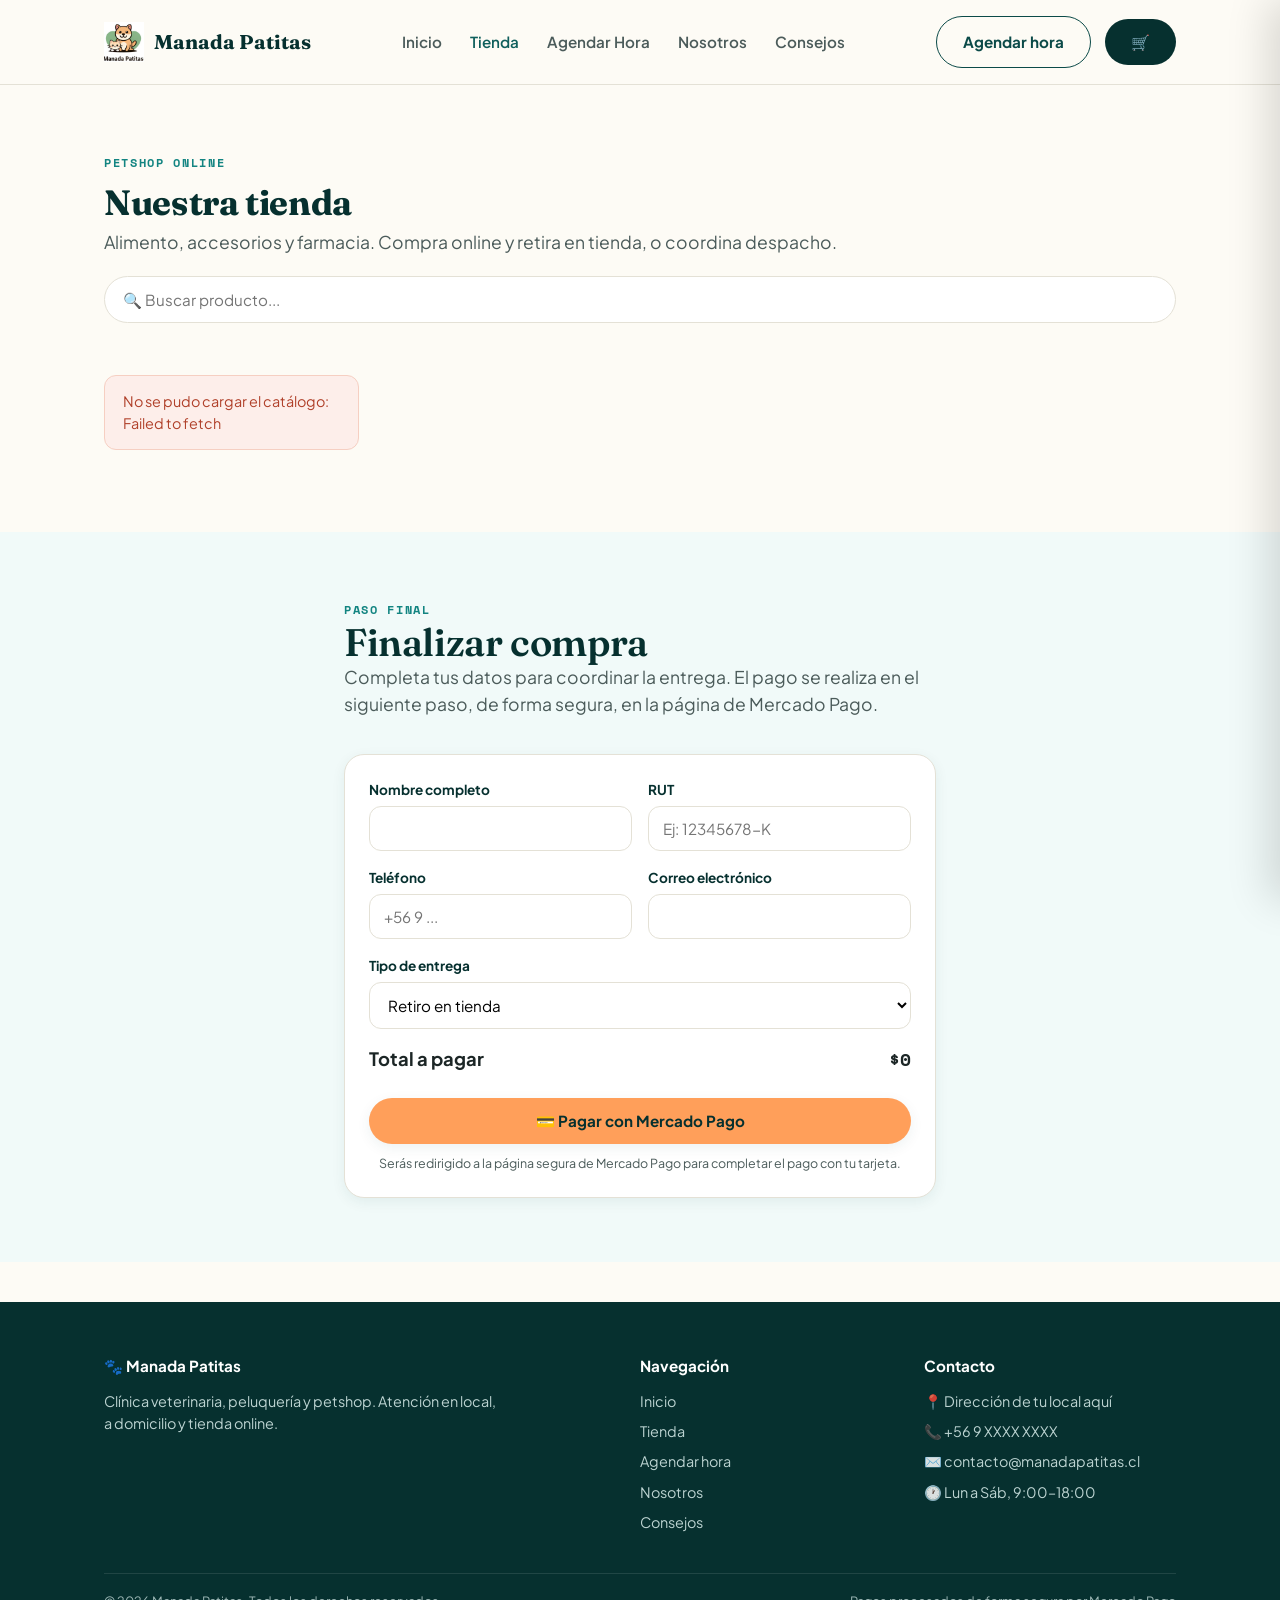
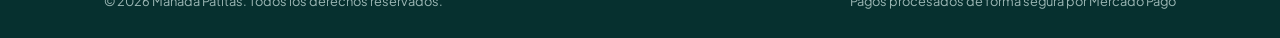
<file: tienda/tienda.html>
<!DOCTYPE html>
<html lang="es">
<head>
<meta charset="UTF-8">
<meta name="viewport" content="width=device-width, initial-scale=1.0">
<meta name="color-scheme" content="light">
<title>Tienda — Manada Patitas</title>
<link rel="icon" href="../favicon.jpg">
<link rel="stylesheet" href="estilos-tienda.css">
</head>
<body>

  <nav class="nav-principal">
    <div class="nav-interior">
      <a href="index.html" class="marca"><img src="../icon-512x512.png" alt="Manada Patitas" class="logo-nav"> Manada Patitas</a>
      <div class="nav-links" id="nav-links">
        <a href="index.html">Inicio</a>
        <a href="tienda.html" class="activo">Tienda</a>
        <a href="agenda.html">Agendar Hora</a>
        <a href="nosotros.html">Nosotros</a>
        <a href="blog.html">Consejos</a>
      </div>
      <div class="nav-cta">
        <a href="agenda.html" class="btn btn-fantasma nav-cta-agenda">Agendar hora</a>
        <button id="btn-abrir-carrito" class="btn btn-secundario">🛒 <span id="badge-carrito" class="badge-cantidad oculto">0</span></button>
        <button class="nav-toggle" id="nav-toggle">☰</button>
      </div>
    </div>
  </nav>

  <section class="seccion" style="padding-bottom:20px;">
    <div class="contenedor">
      <span class="eyebrow">Petshop online</span>
      <h1 style="font-size:2.2rem; margin:10px 0 6px;">Nuestra tienda</h1>
      <p class="lead">Alimento, accesorios y farmacia. Compra online y retira en tienda, o coordina despacho.</p>
    </div>
  </section>

  <section class="seccion" style="padding-top:0;">
    <div class="contenedor">
      <div class="barra-tienda">
        <input type="text" id="buscar-producto-publico" class="input-buscar" placeholder="🔍 Buscar producto...">
      </div>
      <div class="filtros-categoria" id="filtros-categoria" style="margin-bottom:24px;"></div>
      <div class="grid-productos" id="grid-productos-publico">
        <p style="grid-column:1/-1; text-align:center; color:var(--ink-soft);">Cargando productos...</p>
      </div>
    </div>
  </section>

  <!-- CHECKOUT -->
  <section class="seccion seccion-alt" id="checkout">
    <div class="contenedor" style="max-width:640px;">
      <div class="seccion-cabecera">
        <span class="eyebrow">Paso final</span>
        <h2>Finalizar compra</h2>
        <p class="lead">Completa tus datos para coordinar la entrega. El pago se realiza en el siguiente paso, de forma segura, en la página de Mercado Pago.</p>
      </div>

      <form id="form-checkout" class="tarjeta">
        <div class="form-grid-2">
          <div class="campo">
            <label for="checkout-nombre">Nombre completo</label>
            <input type="text" id="checkout-nombre" required>
          </div>
          <div class="campo">
            <label for="checkout-rut">RUT</label>
            <input type="text" id="checkout-rut" placeholder="Ej: 12345678-K" required>
          </div>
        </div>
        <div class="form-grid-2">
          <div class="campo">
            <label for="checkout-telefono">Teléfono</label>
            <input type="tel" id="checkout-telefono" placeholder="+56 9 ..." required>
          </div>
          <div class="campo">
            <label for="checkout-email">Correo electrónico</label>
            <input type="email" id="checkout-email" required>
          </div>
        </div>
        <div class="campo">
          <label for="checkout-entrega">Tipo de entrega</label>
          <select id="checkout-entrega" onchange="document.getElementById('campo-direccion').classList.toggle('oculto', this.value !== 'Despacho a domicilio')">
            <option value="Retiro en tienda">Retiro en tienda</option>
            <option value="Despacho a domicilio">Despacho a domicilio</option>
          </select>
        </div>
        <div class="campo oculto" id="campo-direccion">
          <label for="checkout-direccion">Dirección de despacho</label>
          <input type="text" id="checkout-direccion" placeholder="Calle, número, comuna">
        </div>

        <div class="carrito-total-row" style="margin-top:10px;">
          <span>Total a pagar</span>
          <span id="checkout-total-resumen" class="dato-mono">$0</span>
        </div>

        <button type="submit" class="btn btn-primario btn-block" id="btn-confirmar-pago" style="margin-top:10px;">💳 Pagar con Mercado Pago</button>
        <p style="font-size:0.78rem; color:var(--ink-soft); margin-top:10px; text-align:center;">
          Serás redirigido a la página segura de Mercado Pago para completar el pago con tu tarjeta.
        </p>
      </form>
    </div>
  </section>

  <div id="footer-placeholder"></div>

  <!-- CARRITO LATERAL -->
  <div class="overlay-carrito" id="overlay-carrito"></div>
  <div class="panel-carrito" id="panel-carrito">
    <div class="carrito-cabecera">
      <h3>Tu carrito</h3>
      <button id="btn-cerrar-carrito" class="btn btn-fantasma" style="padding:8px 14px;">✕</button>
    </div>
    <div class="carrito-items" id="carrito-items-lista"></div>
    <div class="carrito-footer">
      <div class="carrito-total-row"><span>Total</span><span id="carrito-total" class="dato-mono">$0</span></div>
      <a href="#checkout" class="btn btn-primario btn-block" id="btn-ir-a-pagar" onclick="cerrarPanelCarrito()">Ir a pagar</a>
    </div>
  </div>

  <script src="tienda.js"></script>
  <script src="componentes.js"></script>
  <script>
    // Mantiene sincronizado el total mostrado en el formulario de checkout
    function actualizarTotalCheckout() {
      const totalEl = document.getElementById('checkout-total-resumen');
      if (!totalEl) return;
      const carrito = obtenerCarrito();
      const total = carrito.reduce((sum, i) => sum + (i.precio * i.cantidad), 0);
      totalEl.innerText = formatearCLP(total);
    }
    document.addEventListener('DOMContentLoaded', () => {
      actualizarTotalCheckout();
      const observador = new MutationObserver(actualizarTotalCheckout);
      const carritoLista = document.getElementById('carrito-items-lista');
      if (carritoLista) observador.observe(carritoLista, { childList: true, subtree: true });
    });
  </script>
</body>
</html>
</file>
<file: tienda/estilos-tienda.css>
/* =========================================================================
   MANADA PATITAS — SITIO PÚBLICO (tienda / agenda / blog)
   Sistema de diseño propio para el sitio de clientes, distinto del panel
   interno, pero construido sobre el mismo verde-azulado de marca.
   ========================================================================= */

@import url('https://fonts.googleapis.com/css2?family=Fraunces:opsz,wght@9..144,400;9..144,600;9..144,700&family=Plus+Jakarta+Sans:wght@400;500;600;700;800&family=Space+Mono:wght@400;700&display=swap');

:root {
  color-scheme: light;

  /* Paleta */
  --teal-950: #06302f;
  --teal-800: #0b4a48;
  --teal-700: #0f5f5c;
  --teal-600: #128481;
  --teal-500: #17a3a0;
  --teal-100: #dcf0ee;
  --teal-050: #f1faf9;

  --apricot-600: #e8823a;
  --apricot-500: #ff9f5a;
  --apricot-100: #ffe6d1;

  --paper: #fdfbf5;
  --ink: #1c2626;
  --ink-soft: #4b5b5a;
  --line: #e4e1d6;
  --white: #ffffff;

  --font-display: 'Fraunces', 'Georgia', serif;
  --font-body: 'Plus Jakarta Sans', -apple-system, BlinkMacSystemFont, sans-serif;
  --font-mono: 'Space Mono', monospace;

  --radio: 20px;
  --radio-sm: 12px;
  --sombra: 0 10px 30px rgba(11, 74, 72, 0.10);
  --sombra-suave: 0 4px 14px rgba(11, 74, 72, 0.07);
}

* { box-sizing: border-box; margin: 0; padding: 0; }

html { scroll-behavior: smooth; color-scheme: light; }

body {
  font-family: var(--font-body);
  background: var(--paper);
  color: var(--ink);
  line-height: 1.55;
  -webkit-font-smoothing: antialiased;
}

img { max-width: 100%; display: block; }
a { color: inherit; text-decoration: none; }
ul { list-style: none; }

.contenedor {
  max-width: 1120px;
  margin: 0 auto;
  padding: 0 24px;
}

/* ---------- Tipografía general ---------- */
h1, h2, h3, .display {
  font-family: var(--font-display);
  font-weight: 600;
  color: var(--teal-950);
  line-height: 1.12;
  letter-spacing: -0.01em;
}
h1 { font-size: clamp(2.4rem, 5vw, 3.6rem); font-weight: 700; }
h2 { font-size: clamp(1.7rem, 3.2vw, 2.4rem); }
h3 { font-size: 1.3rem; }
.eyebrow {
  font-family: var(--font-mono);
  font-size: 0.75rem;
  letter-spacing: 0.14em;
  text-transform: uppercase;
  color: var(--teal-600);
  font-weight: 700;
}
.lead { font-size: 1.1rem; color: var(--ink-soft); max-width: 60ch; }
.precio, .dato-mono { font-family: var(--font-mono); }

/* ---------- Barra superior ---------- */
.barra-anuncio {
  background: var(--teal-950);
  color: var(--teal-100);
  text-align: center;
  font-size: 0.82rem;
  padding: 8px 16px;
  font-family: var(--font-mono);
  letter-spacing: 0.02em;
}

.nav-principal {
  background: var(--paper);
  border-bottom: 1px solid var(--line);
  position: sticky;
  top: 0;
  z-index: 50;
}
.nav-interior {
  max-width: 1120px;
  margin: 0 auto;
  padding: 16px 24px;
  display: flex;
  align-items: center;
  justify-content: space-between;
  gap: 20px;
}
.marca {
  display: flex;
  align-items: center;
  gap: 10px;
  font-family: var(--font-display);
  font-weight: 700;
  font-size: 1.25rem;
  color: var(--teal-950);
  white-space: nowrap;
  flex-shrink: 0;
}
.marca .huella { font-size: 1.4rem; }
.logo-nav { height: 40px; width: 40px; object-fit: contain; flex-shrink: 0; }
.nav-links {
  display: flex;
  gap: 28px;
  font-weight: 600;
  font-size: 0.95rem;
}
.nav-links a { color: var(--ink-soft); transition: color .15s; }
.nav-links a:hover, .nav-links a.activo { color: var(--teal-700); }
.nav-cta { display: flex; align-items: center; gap: 14px; flex-shrink: 0; }
.nav-toggle {
  display: none;
  background: none;
  border: none;
  font-size: 1.6rem;
  color: var(--teal-950);
  cursor: pointer;
  line-height: 1;
}

/* ---------- Botones ---------- */
.btn {
  display: inline-flex;
  align-items: center;
  justify-content: center;
  gap: 8px;
  font-family: var(--font-body);
  font-weight: 700;
  font-size: 0.95rem;
  padding: 13px 26px;
  border-radius: 999px;
  border: none;
  cursor: pointer;
  transition: transform .15s ease, box-shadow .15s ease, background .15s ease;
  white-space: nowrap;
}
.btn:hover { transform: translateY(-1px); }
.btn-primario { background: var(--apricot-500); color: var(--teal-950); box-shadow: var(--sombra-suave); }
.btn-primario:hover { background: var(--apricot-600); color: var(--white); }
.btn-secundario { background: var(--teal-950); color: var(--white); }
.btn-secundario:hover { background: var(--teal-800); }
.btn-fantasma { background: transparent; color: var(--teal-800); border: 1.5px solid var(--teal-800); }
.btn-fantasma:hover { background: var(--teal-050); }
.btn-block { width: 100%; }
.btn:disabled { opacity: 0.55; cursor: not-allowed; transform: none; }

/* ---------- Hero (triptico: local / a domicilio / online) ---------- */
.hero {
  padding: 64px 0 40px;
  background: radial-gradient(1100px 500px at 85% -10%, var(--teal-100) 0%, transparent 60%);
}
.hero-grid {
  display: grid;
  grid-template-columns: 1.1fr 0.9fr;
  gap: 48px;
  align-items: center;
}
.hero h1 { margin: 14px 0 18px; }
.hero-acciones { display: flex; gap: 14px; margin-top: 28px; flex-wrap: wrap; }

.hero-ilustracion {
  aspect-ratio: 4 / 3.1;
  border-radius: 28px;
  background: linear-gradient(160deg, var(--teal-600), var(--teal-950));
  position: relative;
  overflow: hidden;
  display: flex;
  align-items: center;
  justify-content: center;
  color: var(--teal-050);
  box-shadow: var(--sombra);
}
.hero-ilustracion .huella-grande { font-size: 5rem; opacity: 0.9; }
.hero-ilustracion::before, .hero-ilustracion::after {
  content: "🐾";
  position: absolute;
  font-size: 2.4rem;
  opacity: 0.18;
  transform: rotate(-18deg);
}
.hero-ilustracion::before { top: 16px; left: 24px; }
.hero-ilustracion::after { bottom: 24px; right: 28px; transform: rotate(20deg); }
.placeholder-nota {
  position: absolute;
  bottom: 14px; left: 14px; right: 14px;
  background: rgba(6,48,47,0.55);
  color: var(--teal-050);
  font-size: 0.72rem;
  padding: 8px 12px;
  border-radius: 10px;
  font-family: var(--font-mono);
  text-align: center;
}

.triptico {
  display: grid;
  grid-template-columns: repeat(3, 1fr);
  gap: 18px;
  margin-top: 44px;
}
.triptico-item {
  background: var(--white);
  border: 1px solid var(--line);
  border-radius: var(--radio);
  padding: 22px 20px;
  box-shadow: var(--sombra-suave);
}
.triptico-item .icono { font-size: 1.8rem; }
.triptico-item h3 { margin: 10px 0 6px; font-size: 1.1rem; }
.triptico-item p { color: var(--ink-soft); font-size: 0.92rem; }

/* ---------- Secciones genéricas ---------- */
.seccion { padding: 64px 0; }
.seccion-alt { background: var(--teal-050); }
.seccion-cabecera { max-width: 640px; margin-bottom: 36px; }
.seccion-cabecera.centrada { margin-left: auto; margin-right: auto; text-align: center; }

.divisor-huellas {
  text-align: center;
  font-size: 1.1rem;
  letter-spacing: 0.6em;
  color: var(--teal-100);
  padding: 6px 0;
}

/* ---------- Tarjetas genéricas ---------- */
.tarjeta {
  background: var(--white);
  border: 1px solid var(--line);
  border-radius: var(--radio);
  box-shadow: var(--sombra-suave);
  padding: 24px;
}

/* ---------- Grillas ---------- */
.grid-3 { display: grid; grid-template-columns: repeat(3, 1fr); gap: 22px; }
.grid-2 { display: grid; grid-template-columns: repeat(2, 1fr); gap: 22px; }

/* ---------- Placeholder de imagen (para que el dueño suba fotos reales) ---------- */
.foto-placeholder {
  aspect-ratio: 4/3;
  border-radius: var(--radio-sm);
  background: repeating-linear-gradient(135deg, var(--teal-100), var(--teal-100) 10px, var(--teal-050) 10px, var(--teal-050) 20px);
  display: flex;
  flex-direction: column;
  align-items: center;
  justify-content: center;
  gap: 6px;
  color: var(--teal-700);
  text-align: center;
  padding: 12px;
}
.foto-placeholder .icono { font-size: 2rem; }
.foto-placeholder small { font-family: var(--font-mono); font-size: 0.68rem; color: var(--teal-600); }

/* ---------- Blog / artículos ---------- */
.articulo-card { display: flex; flex-direction: column; gap: 14px; }
.articulo-card .categoria-tag {
  align-self: flex-start;
  background: var(--apricot-100);
  color: var(--apricot-600);
  font-family: var(--font-mono);
  font-size: 0.7rem;
  padding: 4px 10px;
  border-radius: 999px;
  text-transform: uppercase;
  letter-spacing: 0.05em;
}
.articulo-card h3 { font-size: 1.2rem; }
.articulo-card p { color: var(--ink-soft); font-size: 0.94rem; }
.fuente-link {
  font-size: 0.85rem;
  font-weight: 700;
  color: var(--teal-700);
  display: inline-flex;
  align-items: center;
  gap: 6px;
  margin-top: auto;
}
.fuente-link:hover { color: var(--apricot-600); }

/* ---------- Tienda / catálogo ---------- */
.barra-tienda {
  display: flex;
  gap: 14px;
  align-items: center;
  flex-wrap: wrap;
  margin-bottom: 28px;
}
.input-buscar {
  flex: 1;
  min-width: 220px;
  padding: 13px 18px;
  border-radius: 999px;
  border: 1.5px solid var(--line);
  font-family: var(--font-body);
  font-size: 0.95rem;
  background: var(--white);
}
.input-buscar:focus { outline: none; border-color: var(--teal-500); }

.filtros-categoria { display: flex; gap: 8px; flex-wrap: wrap; }
.chip-categoria {
  padding: 8px 16px;
  border-radius: 999px;
  border: 1.5px solid var(--line);
  background: var(--white);
  font-size: 0.85rem;
  font-weight: 600;
  cursor: pointer;
  color: var(--ink-soft);
}
.chip-categoria.activo { background: var(--teal-950); border-color: var(--teal-950); color: var(--white); }

.grid-productos {
  display: grid;
  grid-template-columns: repeat(auto-fill, minmax(220px, 1fr));
  gap: 18px;
}
.producto-card {
  background: var(--white);
  border: 1px solid var(--line);
  border-radius: var(--radio-sm);
  padding: 16px;
  display: flex;
  flex-direction: column;
  gap: 10px;
  transition: box-shadow .15s, transform .15s;
}
.producto-card:hover { box-shadow: var(--sombra); transform: translateY(-2px); }
.producto-imagen {
  aspect-ratio: 1/1;
  border-radius: 10px;
  background: var(--teal-050);
  display: flex; align-items: center; justify-content: center;
  font-size: 2.2rem;
}
.producto-card h4 { font-size: 0.98rem; color: var(--ink); }
.producto-card .categoria { font-size: 0.75rem; color: var(--ink-soft); }
.producto-card .precio { font-size: 1.15rem; font-weight: 700; color: var(--teal-800); }
.producto-card .stock-info { font-size: 0.75rem; color: var(--ink-soft); }

/* ---------- Carrito ---------- */
.panel-carrito {
  position: fixed;
  top: 0; right: 0;
  height: 100vh;
  width: min(420px, 100vw);
  background: var(--white);
  box-shadow: -12px 0 40px rgba(0,0,0,0.14);
  transform: translateX(100%);
  transition: transform .28s ease;
  z-index: 200;
  display: flex;
  flex-direction: column;
}
.panel-carrito.abierto { transform: translateX(0); }
.carrito-cabecera {
  padding: 20px 22px;
  border-bottom: 1px solid var(--line);
  display: flex; align-items: center; justify-content: space-between;
}
.carrito-items { flex: 1; overflow-y: auto; padding: 12px 22px; }
.carrito-item-row {
  display: flex; justify-content: space-between; align-items: center;
  padding: 12px 0; border-bottom: 1px dashed var(--line); gap: 10px;
}
.carrito-item-row .cantidad-controles { display: flex; align-items: center; gap: 8px; }
.carrito-item-row .cantidad-controles button {
  width: 26px; height: 26px; border-radius: 50%; border: 1px solid var(--line);
  background: var(--teal-050); cursor: pointer; font-weight: 700;
}
.carrito-footer { padding: 20px 22px; border-top: 1px solid var(--line); }
.carrito-total-row { display: flex; justify-content: space-between; font-weight: 700; font-size: 1.15rem; margin-bottom: 14px; }
.overlay-carrito {
  position: fixed; inset: 0; background: rgba(6,48,47,0.4);
  z-index: 190; opacity: 0; pointer-events: none; transition: opacity .2s;
}
.overlay-carrito.visible { opacity: 1; pointer-events: auto; }

.boton-carrito-flotante {
  position: fixed; bottom: 22px; right: 22px; z-index: 150;
  background: var(--teal-950); color: var(--white);
  border-radius: 999px; padding: 14px 22px; box-shadow: var(--sombra);
  display: flex; align-items: center; gap: 8px; font-weight: 700; cursor: pointer;
  border: none; font-family: var(--font-body); font-size: 0.95rem;
}
.badge-cantidad {
  background: var(--apricot-500); color: var(--teal-950);
  border-radius: 999px; min-width: 22px; height: 22px; padding: 0 6px;
  display: inline-flex; align-items: center; justify-content: center;
  font-size: 0.78rem; font-family: var(--font-mono); font-weight: 700;
}

/* ---------- Formularios ---------- */
.campo { display: flex; flex-direction: column; gap: 6px; margin-bottom: 16px; }
.campo label { font-size: 0.85rem; font-weight: 700; color: var(--teal-950); }
.campo input, .campo select, .campo textarea {
  padding: 12px 14px; border-radius: 12px; border: 1.5px solid var(--line);
  font-family: var(--font-body); font-size: 0.95rem; background: var(--white);
}
.campo input:focus, .campo select:focus, .campo textarea:focus { outline: none; border-color: var(--teal-500); }
.form-grid-2 { display: grid; grid-template-columns: 1fr 1fr; gap: 0 16px; }

/* ---------- Agenda pública (horarios) ---------- */
.horarios-grid-publico {
  display: grid;
  grid-template-columns: repeat(auto-fill, minmax(110px, 1fr));
  gap: 10px;
  margin: 18px 0 26px;
}
.bloque-hora-publico {
  padding: 12px 8px;
  border-radius: 12px;
  text-align: center;
  font-weight: 700;
  font-size: 0.9rem;
  border: 1.5px solid var(--line);
  cursor: pointer;
  background: var(--white);
  transition: all .12s;
}
.bloque-hora-publico.disponible:hover { border-color: var(--teal-500); background: var(--teal-050); }
.bloque-hora-publico.seleccionado { background: var(--teal-950); color: var(--white); border-color: var(--teal-950); }
.bloque-hora-publico.ocupado { background: #f4f0ea; color: #b7b0a2; cursor: not-allowed; text-decoration: line-through; }

/* ---------- Footer ---------- */
footer {
  background: var(--teal-950);
  color: var(--teal-100);
  padding: 52px 0 26px;
  margin-top: 40px;
}
.footer-grid { display: grid; grid-template-columns: 2fr 1fr 1fr; gap: 32px; margin-bottom: 32px; }
.footer-grid h4 { color: var(--white); font-family: var(--font-body); font-size: 0.95rem; margin-bottom: 12px; }
.footer-grid ul li { margin-bottom: 8px; font-size: 0.9rem; opacity: 0.85; }
.footer-grid ul li a:hover { text-decoration: underline; }
.footer-bottom {
  border-top: 1px solid rgba(255,255,255,0.15);
  padding-top: 18px; font-size: 0.8rem; opacity: 0.7;
  display: flex; justify-content: space-between; flex-wrap: wrap; gap: 10px;
}

/* ---------- Utilidades ---------- */
.centrado { text-align: center; }
.mt-24 { margin-top: 24px; } .mt-40 { margin-top: 40px; }
.oculto { display: none !important; }
.aviso {
  padding: 14px 18px; border-radius: 12px; font-size: 0.9rem; margin-bottom: 18px;
}
.aviso-info { background: var(--teal-050); color: var(--teal-800); border: 1px solid var(--teal-100); }
.aviso-error { background: #fdeeea; color: #b0402a; border: 1px solid #f6cfc2; }
.aviso-exito { background: #eaf7ec; color: #1e7a37; border: 1px solid #c9ecd0; }

/* ---------- Responsive ---------- */
@media (max-width: 880px) {
  .hero-grid { grid-template-columns: 1fr; }
  .triptico { grid-template-columns: 1fr; }
  .grid-3, .grid-2, .footer-grid, .form-grid-2 { grid-template-columns: 1fr; }

  /* Barra superior más compacta: se esconde el texto de la marca y el botón
     "Agendar hora" de la barra (ya está bien visible en el hero de cada página) */
  .nav-interior { padding: 12px 16px; }
  .marca span:not(.logo-nav) { display: none; }
  .marca img.logo-nav { display: block; }
  .nav-cta-agenda { display: none; }
  .nav-cta { gap: 10px; }

  .nav-toggle { display: block; }

  /* Menú desplegable real: se abre justo debajo de la barra, ocupando el ancho */
  .nav-links {
    display: none;
    position: absolute;
    top: 100%;
    left: 0;
    right: 0;
    background: var(--white);
    flex-direction: column;
    gap: 0;
    padding: 8px 0;
    box-shadow: 0 12px 24px rgba(0,0,0,0.12);
    border-bottom: 1px solid var(--line);
  }
  .nav-links.nav-links-abierto { display: flex; }
  .nav-links a {
    padding: 14px 24px;
    border-bottom: 1px solid var(--line);
    font-size: 1rem;
  }
  .nav-links a:last-child { border-bottom: none; }

  .nav-principal { position: sticky; }
}

@media (max-width: 480px) {
  .hero { padding: 40px 0 24px; }
  h1 { font-size: 2rem; }
  .hero-acciones { flex-direction: column; align-items: stretch; }
  .hero-acciones .btn { width: 100%; }
}
</file>
